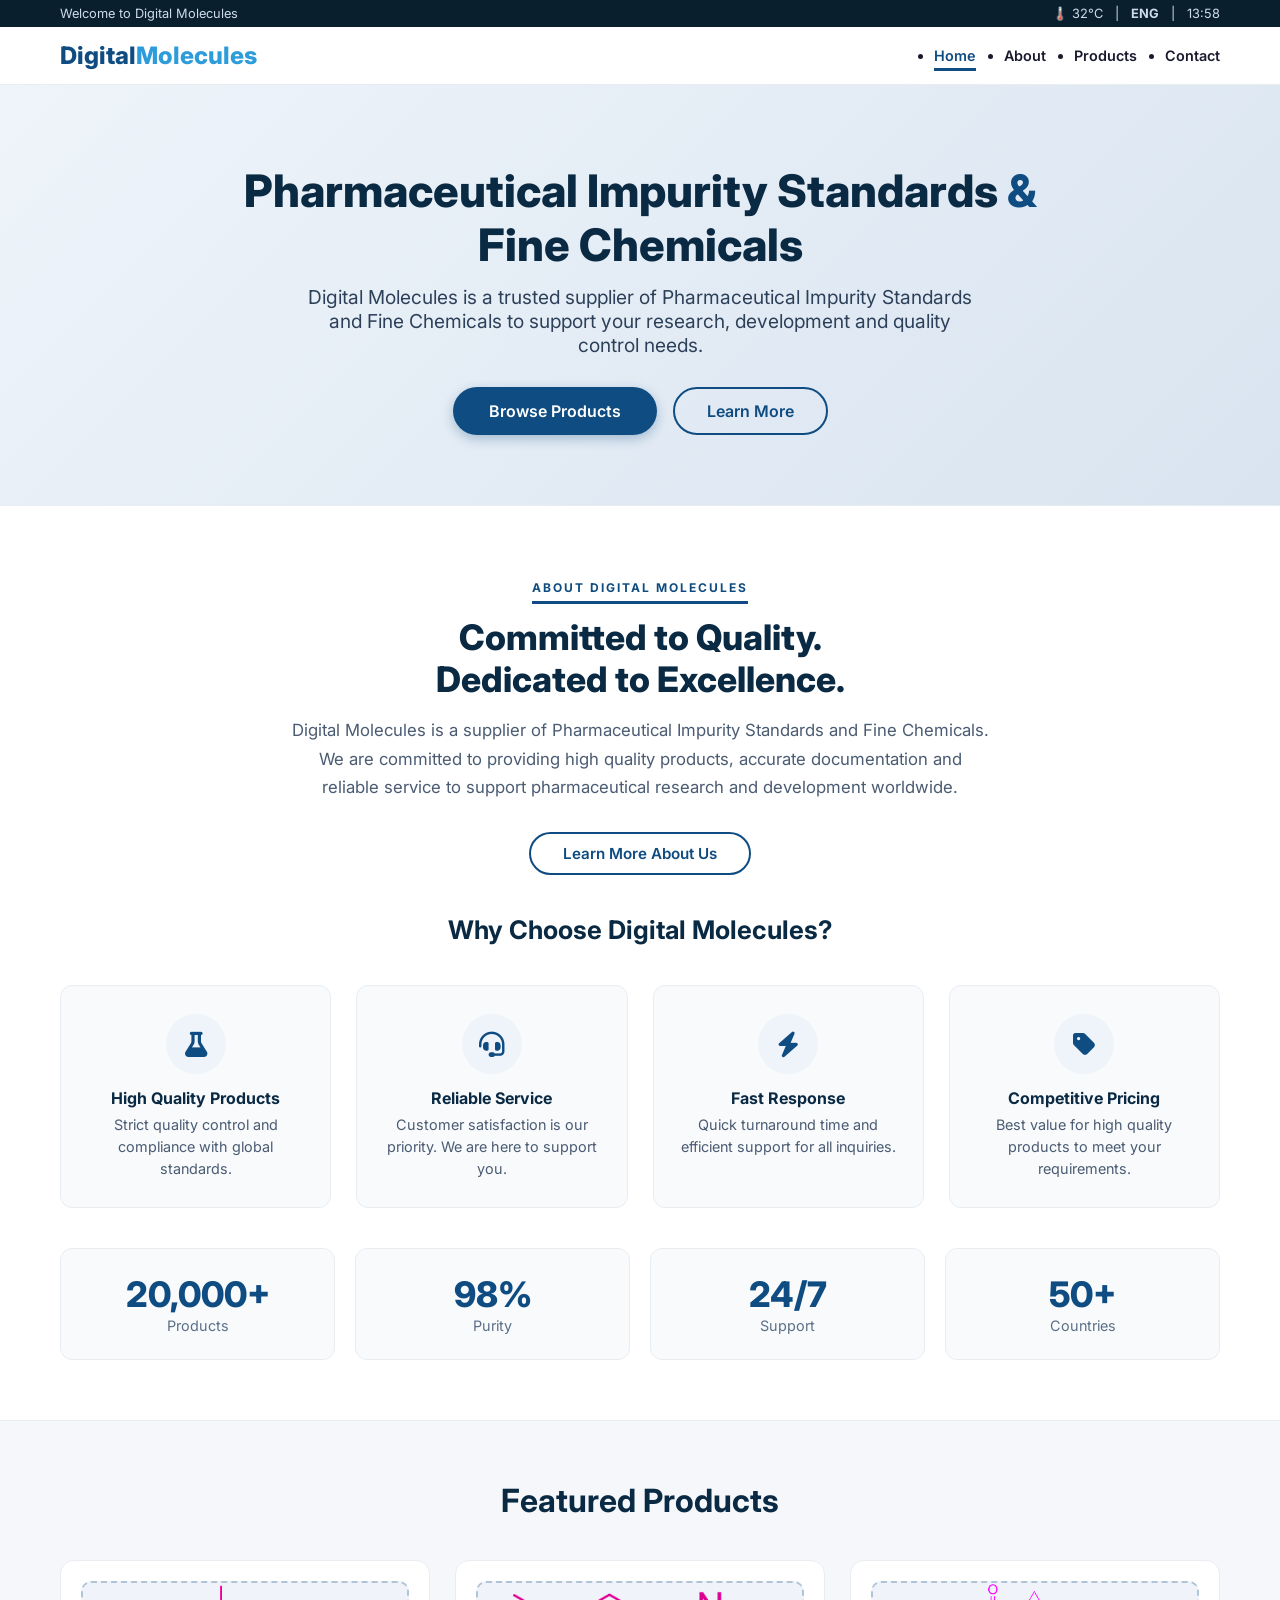
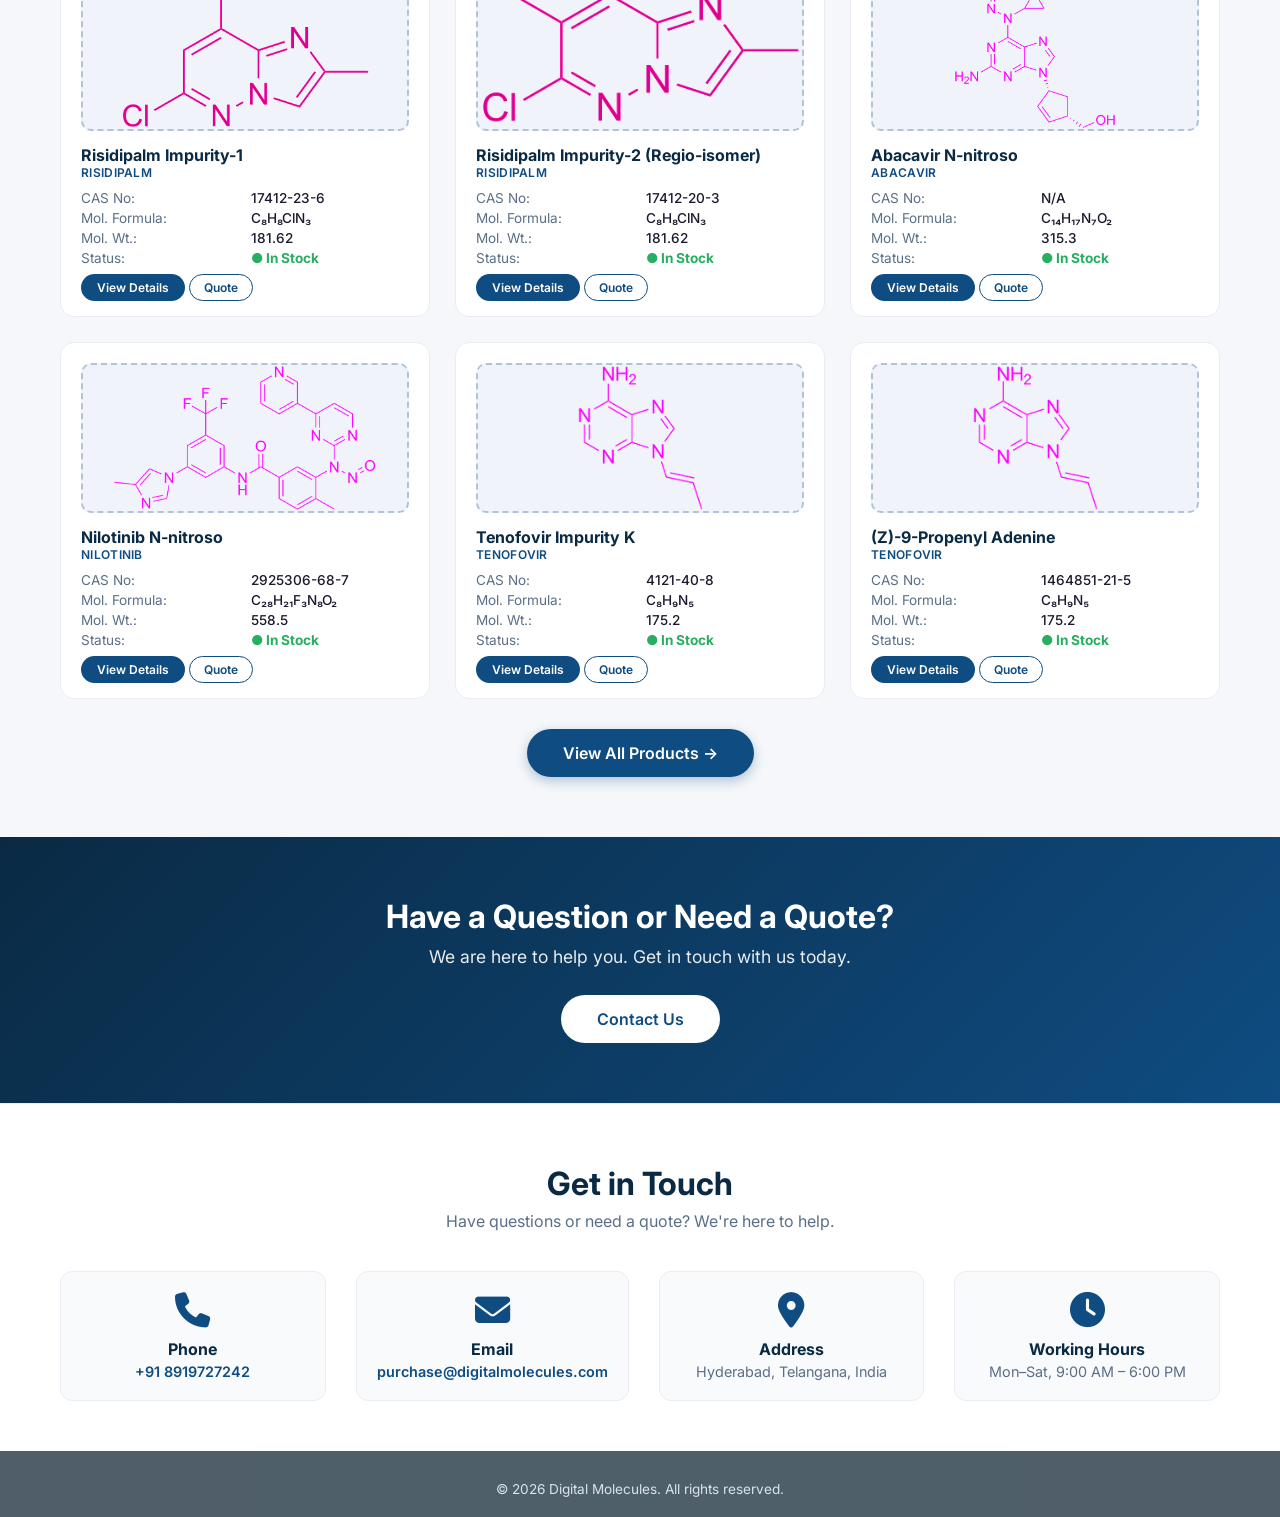
<file: index.html>
<!DOCTYPE html>
<html lang="en">
<head>
    <meta charset="UTF-8" />
    <meta name="viewport" content="width=device-width, initial-scale=1.0"/>
    <title>Digital Molecules - Pharmaceutical Impurity Standards</title>
    <link href="https://fonts.googleapis.com/css2?family=Inter:wght@300;400;600;700;800&amp;display=swap" rel="stylesheet"/>
    <link rel="stylesheet" href="https://cdnjs.cloudflare.com/ajax/libs/font-awesome/6.5.0/css/all.min.css"/>
    <style>
        * { margin: 0; padding: 0; box-sizing: border-box; }
        body { font-family: 'Inter', sans-serif; background: #f5f7fa; color: #1a1a2e; }
        a { text-decoration: none; color: inherit; }
        .container { max-width: 1200px; margin: 0 auto; padding: 0 20px; }

        .top-bar { background: #0a1f2e; color: #cddbe9; padding: 6px 0; font-size: 0.8rem; }
        .top-bar .container { display: flex; justify-content: space-between; align-items: center; flex-wrap: wrap; }
        .top-bar .lang { display: flex; gap: 12px; align-items: center; }

        header { background: #fff; padding: 14px 0; border-bottom: 1px solid #e9edf2; position: sticky; top: 0; z-index: 100; }
        .navbar { display: flex; align-items: center; justify-content: space-between; flex-wrap: wrap; }
        .logo { font-size: 1.5rem; font-weight: 800; color: #0f4c81; }
        .logo span { color: #2d9cdb; }
        .nav-links { display: flex; gap: 28px; font-weight: 600; font-size: 0.9rem; }
        .nav-links a { color: #1a1a2e; transition: color 0.3s; }
        .nav-links a:hover { color: #0f4c81; }
        .nav-links a.active { color: #0f4c81; border-bottom: 3px solid #0f4c81; padding-bottom: 4px; }
        .hamburger { display: none; font-size: 1.6rem; cursor: pointer; color: #0f4c81; }

        .hero { background: linear-gradient(135deg, #eef4fa 0%, #d9e4f0 100%); padding: 80px 0 70px; text-align: center; }
        .hero h1 { font-size: 2.8rem; font-weight: 800; color: #0a2a44; max-width: 800px; margin: 0 auto 12px; line-height: 1.2; }
        .hero h1 span { color: #0f4c81; }
        .hero p { font-size: 1.2rem; color: #2d4059; max-width: 680px; margin: 0 auto 30px; }
        .hero .btn-group { display: flex; justify-content: center; gap: 16px; flex-wrap: wrap; }

        .btn-primary { display: inline-block; background: #0f4c81; color: #fff; padding: 14px 36px; border-radius: 40px; font-weight: 600; font-size: 1rem; border: none; cursor: pointer; transition: background 0.3s, transform 0.2s; box-shadow: 0 4px 12px rgba(15,76,129,0.3); }
        .btn-primary:hover { background: #0a3a62; transform: translateY(-2px); }
        .btn-secondary { display: inline-block; background: transparent; color: #0f4c81; padding: 12px 32px; border-radius: 40px; font-weight: 600; font-size: 1rem; border: 2px solid #0f4c81; cursor: pointer; transition: all 0.3s; }
        .btn-secondary:hover { background: #0f4c81; color: #fff; }

        .about-preview { padding: 70px 0 60px; background: #fff; border-top: 1px solid #e9edf2; border-bottom: 1px solid #e9edf2; }
        .about-preview .about-header { text-align: center; max-width: 800px; margin: 0 auto; }
        .about-preview .about-badge { display: inline-block; font-size: 0.75rem; font-weight: 700; color: #0f4c81; text-transform: uppercase; letter-spacing: 2px; border-bottom: 3px solid #0f4c81; padding-bottom: 6px; margin-bottom: 12px; }
        .about-preview h2 { font-size: 2.2rem; font-weight: 800; color: #0a2a44; line-height: 1.2; margin-bottom: 16px; }
        .about-preview .about-subtitle { font-size: 1.05rem; color: #4a5b72; max-width: 700px; margin: 0 auto; line-height: 1.7; }

        .about-values { display: grid; grid-template-columns: repeat(4, 1fr); gap: 25px; margin-top: 40px; }
        .value-card { background: #f8fafc; padding: 28px 20px; border-radius: 12px; text-align: center; border: 1px solid #e9edf2; transition: all 0.3s; }
        .value-card:hover { transform: translateY(-6px); box-shadow: 0 8px 25px rgba(15,76,129,0.08); }
        .value-card .value-icon { width: 60px; height: 60px; background: #eef4fa; border-radius: 50%; display: flex; align-items: center; justify-content: center; margin: 0 auto 14px; font-size: 1.6rem; color: #0f4c81; }
        .value-card h4 { font-weight: 700; color: #0a2a44; font-size: 1rem; margin-bottom: 6px; }
        .value-card p { font-size: 0.9rem; color: #4a5b72; line-height: 1.5; }

        .about-stats { display: grid; grid-template-columns: repeat(4, 1fr); gap: 20px; margin-top: 40px; }
        .stat-box { background: #f8fafc; padding: 24px 16px; border-radius: 12px; text-align: center; border: 1px solid #e9edf2; }
        .stat-box .stat-number { display: block; font-size: 2.2rem; font-weight: 800; color: #0f4c81; }
        .stat-box .stat-label { font-size: 0.9rem; color: #5a6f87; }

        .btn-about { display: inline-block; background: transparent; color: #0f4c81; padding: 10px 32px; border-radius: 40px; font-weight: 600; font-size: 0.95rem; border: 2px solid #0f4c81; transition: all 0.3s; cursor: pointer; margin-top: 30px; }
        .btn-about:hover { background: #0f4c81; color: #fff; }

        .featured-products { padding: 60px 0; background: #f5f7fa; }
        .featured-products h2 { font-size: 2rem; font-weight: 700; color: #0a2a44; text-align: center; margin-bottom: 40px; }
        .product-grid { display: grid; grid-template-columns: repeat(3, 1fr); gap: 25px; }

        .product-card { background: #fff; border-radius: 14px; border: 1px solid #e9edf2; padding: 20px; transition: all 0.3s; }
        .product-card:hover { box-shadow: 0 8px 30px rgba(0,0,0,0.08); transform: translateY(-4px); }

        .product-card .structure-image { width: 100%; height: 150px; background: #f0f4fa; border-radius: 10px; display: flex; align-items: center; justify-content: center; margin-bottom: 14px; border: 2px dashed #b0c4d8; overflow: hidden; }
        .product-card .structure-image img { width: 100%; height: 100%; object-fit: contain; }
        .product-card .structure-image .placeholder-text { font-size: 0.85rem; color: #8aa0b8; text-align: center; }
        .product-card .structure-image .placeholder-text i { font-size: 2.8rem; display: block; margin-bottom: 6px; color: #b0c4d8; }

        .product-card .product-name { font-weight: 700; font-size: 1rem; color: #0a2a44; }
        .product-card .category-tag { font-size: 0.75rem; color: #0f4c81; font-weight: 600; text-transform: uppercase; letter-spacing: 0.3px; }
        .product-card .product-details { margin-top: 10px; display: grid; grid-template-columns: 1fr 1fr; gap: 4px 12px; font-size: 0.85rem; }
        .product-card .product-details .label { color: #5a6f87; }
        .product-card .product-details .value { color: #1a1a2e; font-weight: 500; }
        .product-card .product-details .value .in-stock { color: #27ae60; font-weight: 700; }

        .product-card .btn-sm-primary { background: #0f4c81; color: #fff; padding: 6px 16px; border-radius: 30px; font-weight: 600; font-size: 0.75rem; border: none; cursor: pointer; }
        .product-card .btn-sm-primary:hover { background: #0a3a62; }
        .product-card .btn-sm-outline { background: transparent; color: #0f4c81; padding: 5px 14px; border-radius: 30px; font-weight: 600; font-size: 0.75rem; border: 1.5px solid #0f4c81; cursor: pointer; }

        .view-all { text-align: center; margin-top: 30px; }

        .cta-section { background: linear-gradient(135deg, #0a2a44 0%, #0f4c81 100%); color: #fff; padding: 60px 0; text-align: center; }
        .cta-section h2 { font-size: 2rem; font-weight: 700; margin-bottom: 10px; }
        .cta-section p { font-size: 1.1rem; opacity: 0.9; margin-bottom: 28px; }
        .cta-section .btn-primary { background: #fff; color: #0f4c81; box-shadow: none; }
        .cta-section .btn-primary:hover { background: #e9edf2; }

        .contact-section { background: #fff; padding: 60px 0 50px; border-top: 1px solid #e9edf2; }
        .contact-section h2 { font-size: 2rem; font-weight: 700; color: #0a2a44; text-align: center; }
        .contact-section .contact-subtitle { text-align: center; color: #5a6f87; margin: 8px 0 40px; }
        .contact-grid { display: grid; grid-template-columns: repeat(4, 1fr); gap: 30px; }
        .contact-item { text-align: center; padding: 20px; border-radius: 12px; background: #f8fafc; border: 1px solid #e9edf2; }
        .contact-item i { font-size: 2.2rem; color: #0f4c81; margin-bottom: 12px; }
        .contact-item h4 { font-weight: 700; color: #0a2a44; font-size: 1rem; }
        .contact-item p { color: #5a6f87; font-size: 0.9rem; margin-top: 4px; }
        .contact-item a { color: #0f4c81; font-weight: 600; }

        footer { background: #0a1f2e; color: #cddbe9; padding: 30px 0 20px; text-align: center; font-size: 0.85rem; opacity: 0.7; }

        @media (max-width: 992px) {
            .product-grid { grid-template-columns: repeat(2, 1fr); }
            .contact-grid { grid-template-columns: repeat(2, 1fr); }
            .about-values { grid-template-columns: repeat(2, 1fr); }
            .about-stats { grid-template-columns: repeat(2, 1fr); }
        }
        @media (max-width: 768px) {
            .nav-links { display: none; width: 100%; flex-direction: column; padding: 14px 0 8px; border-top: 1px solid #e9edf2; margin-top: 10px; }
            .nav-links.open { display: flex; }
            .hamburger { display: block; }
            .product-grid { grid-template-columns: 1fr; }
            .hero h1 { font-size: 2rem; }
            .hero p { font-size: 1rem; }
            .contact-grid { grid-template-columns: 1fr; }
            .about-values { grid-template-columns: 1fr; }
            .about-stats { grid-template-columns: 1fr 1fr; }
            .about-preview h2 { font-size: 1.6rem; }
        }
        @media (max-width: 480px) {
            .about-stats { grid-template-columns: 1fr; }
            .hero h1 { font-size: 1.6rem; }
            .hero .btn-group { flex-direction: column; align-items: center; }
        }
    </style>
</head>
<body>

    <!-- TOP BAR -->
    <div class="top-bar">
        <div class="container">
            <span>Welcome to Digital Molecules</span>
            <div class="lang">
                <span>🌡️ 32°C</span>
                <span>|</span>
                <span><strong>ENG</strong></span>
                <span>|</span>
                <span>13:58</span>
            </div>
        </div>
    </div>

    <!-- HEADER -->
    <header>
        <div class="container navbar">
            <div class="logo">Digital<span>Molecules</span></div>
            <div class="hamburger" id="hamburger">
                <i class="fas fa-bars"></i>
            </div>
            <ul class="nav-links" id="navLinks">
                <li><a href="#" class="active">Home</a></li>
                <li><a href="#about">About</a></li>
                <li><a href="products.html">Products</a></li>
                <li><a href="#contact">Contact</a></li>
            </ul>
        </div>
    </header>

    <!-- HERO -->
    <section class="hero">
        <div class="container">
            <h1>Pharmaceutical Impurity Standards <span>&amp;</span> Fine Chemicals</h1>
            <p>Digital Molecules is a trusted supplier of Pharmaceutical Impurity Standards and Fine Chemicals to support your research, development and quality control needs.</p>
            <div class="btn-group">
                <a href="products.html" class="btn-primary">Browse Products</a>
                <a href="#about" class="btn-secondary">Learn More</a>
            </div>
        </div>
    </section>

    <!-- ABOUT PREVIEW -->
    <section class="about-preview" id="about">
        <div class="container">
            <div class="about-header">
                <span class="about-badge">ABOUT DIGITAL MOLECULES</span>
                <h2>Committed to Quality.<br>Dedicated to Excellence.</h2>
                <p class="about-subtitle">
                    Digital Molecules is a supplier of Pharmaceutical Impurity Standards and Fine Chemicals.
                    We are committed to providing high quality products, accurate documentation and reliable
                    service to support pharmaceutical research and development worldwide.
                </p>
                <a href="#" class="btn-about">Learn More About Us</a>
            </div>

            <div style="text-align:center; margin: 40px 0 10px;">
                <h2 style="font-size:1.6rem; font-weight:700; color:#0a2a44;">Why Choose Digital Molecules?</h2>
            </div>

            <div class="about-values">
                <div class="value-card">
                    <div class="value-icon"><i class="fas fa-flask"></i></div>
                    <h4>High Quality Products</h4>
                    <p>Strict quality control and compliance with global standards.</p>
                </div>
                <div class="value-card">
                    <div class="value-icon"><i class="fas fa-headset"></i></div>
                    <h4>Reliable Service</h4>
                    <p>Customer satisfaction is our priority. We are here to support you.</p>
                </div>
                <div class="value-card">
                    <div class="value-icon"><i class="fas fa-bolt"></i></div>
                    <h4>Fast Response</h4>
                    <p>Quick turnaround time and efficient support for all inquiries.</p>
                </div>
                <div class="value-card">
                    <div class="value-icon"><i class="fas fa-tag"></i></div>
                    <h4>Competitive Pricing</h4>
                    <p>Best value for high quality products to meet your requirements.</p>
                </div>
            </div>

            <div class="about-stats">
                <div class="stat-box">
                    <span class="stat-number">20,000+</span>
                    <span class="stat-label">Products</span>
                </div>
                <div class="stat-box">
                    <span class="stat-number">98%</span>
                    <span class="stat-label">Purity</span>
                </div>
                <div class="stat-box">
                    <span class="stat-number">24/7</span>
                    <span class="stat-label">Support</span>
                </div>
                <div class="stat-box">
                    <span class="stat-number">50+</span>
                    <span class="stat-label">Countries</span>
                </div>
            </div>
        </div>
    </section>

    <!-- ===== FEATURED PRODUCTS (ALL 6) ===== -->
    <section class="featured-products" id="products">
        <div class="container">
            <h2>Featured Products</h2>
            <div class="product-grid">

                <!-- Product 1: DM-0001 -->
                <div class="product-card">
                    <div class="structure-image">
                        <img src="images/DM-0001.png" alt="Risidipalm Impurity-1" onerror="this.style.display='none'; this.parentElement.innerHTML='<div class=\'placeholder-text\'><i class=\'fas fa-image\'></i><span>DM-0001</span></div>';" />
                    </div>
                    <div class="product-name">Risidipalm Impurity-1</div>
                    <div class="category-tag">Risidipalm</div>
                    <div class="product-details">
                        <span class="label">CAS No:</span><span class="value">17412-23-6</span>
                        <span class="label">Mol. Formula:</span><span class="value">C₈H₈ClN₃</span>
                        <span class="label">Mol. Wt.:</span><span class="value">181.62</span>
                        <span class="label">Status:</span><span class="value"><span class="in-stock">● In Stock</span></span>
                    </div>
                    <div style="margin-top:10px;">
                        <a href="#" class="btn-sm-primary">View Details</a>
                        <a href="#" class="btn-sm-outline">Quote</a>
                    </div>
                </div>

                <!-- Product 2: DM-0002 -->
                <div class="product-card">
                    <div class="structure-image">
                        <img src="images/DM-0002.png" alt="Risidipalm Impurity-2" onerror="this.style.display='none'; this.parentElement.innerHTML='<div class=\'placeholder-text\'><i class=\'fas fa-image\'></i><span>DM-0002</span></div>';" />
                    </div>
                    <div class="product-name">Risidipalm Impurity-2 (Regio-isomer)</div>
                    <div class="category-tag">Risidipalm</div>
                    <div class="product-details">
                        <span class="label">CAS No:</span><span class="value">17412-20-3</span>
                        <span class="label">Mol. Formula:</span><span class="value">C₈H₈ClN₃</span>
                        <span class="label">Mol. Wt.:</span><span class="value">181.62</span>
                        <span class="label">Status:</span><span class="value"><span class="in-stock">● In Stock</span></span>
                    </div>
                    <div style="margin-top:10px;">
                        <a href="#" class="btn-sm-primary">View Details</a>
                        <a href="#" class="btn-sm-outline">Quote</a>
                    </div>
                </div>

                <!-- Product 3: DM-0003 -->
                <div class="product-card">
                    <div class="structure-image">
                        <img src="images/DM-0003.png" alt="Abacavir N-nitroso" onerror="this.style.display='none'; this.parentElement.innerHTML='<div class=\'placeholder-text\'><i class=\'fas fa-image\'></i><span>DM-0003</span></div>';" />
                    </div>
                    <div class="product-name">Abacavir N-nitroso</div>
                    <div class="category-tag">Abacavir</div>
                    <div class="product-details">
                        <span class="label">CAS No:</span><span class="value">N/A</span>
                        <span class="label">Mol. Formula:</span><span class="value">C₁₄H₁₇N₇O₂</span>
                        <span class="label">Mol. Wt.:</span><span class="value">315.3</span>
                        <span class="label">Status:</span><span class="value"><span class="in-stock">● In Stock</span></span>
                    </div>
                    <div style="margin-top:10px;">
                        <a href="#" class="btn-sm-primary">View Details</a>
                        <a href="#" class="btn-sm-outline">Quote</a>
                    </div>
                </div>

                <!-- Product 4: DM-0004 -->
                <div class="product-card">
                    <div class="structure-image">
                        <img src="images/DM-0004.png" alt="Nilotinib N-nitroso" onerror="this.style.display='none'; this.parentElement.innerHTML='<div class=\'placeholder-text\'><i class=\'fas fa-image\'></i><span>DM-0004</span></div>';" />
                    </div>
                    <div class="product-name">Nilotinib N-nitroso</div>
                    <div class="category-tag">Nilotinib</div>
                    <div class="product-details">
                        <span class="label">CAS No:</span><span class="value">2925306-68-7</span>
                        <span class="label">Mol. Formula:</span><span class="value">C₂₈H₂₁F₃N₈O₂</span>
                        <span class="label">Mol. Wt.:</span><span class="value">558.5</span>
                        <span class="label">Status:</span><span class="value"><span class="in-stock">● In Stock</span></span>
                    </div>
                    <div style="margin-top:10px;">
                        <a href="#" class="btn-sm-primary">View Details</a>
                        <a href="#" class="btn-sm-outline">Quote</a>
                    </div>
                </div>

                <!-- Product 5: DM-0005 -->
                <div class="product-card">
                    <div class="structure-image">
                        <img src="images/DM-0005.png" alt="Tenofovir Impurity K" onerror="this.style.display='none'; this.parentElement.innerHTML='<div class=\'placeholder-text\'><i class=\'fas fa-image\'></i><span>DM-0005</span></div>';" />
                    </div>
                    <div class="product-name">Tenofovir Impurity K</div>
                    <div class="category-tag">Tenofovir</div>
                    <div class="product-details">
                        <span class="label">CAS No:</span><span class="value">4121-40-8</span>
                        <span class="label">Mol. Formula:</span><span class="value">C₈H₉N₅</span>
                        <span class="label">Mol. Wt.:</span><span class="value">175.2</span>
                        <span class="label">Status:</span><span class="value"><span class="in-stock">● In Stock</span></span>
                    </div>
                    <div style="margin-top:10px;">
                        <a href="#" class="btn-sm-primary">View Details</a>
                        <a href="#" class="btn-sm-outline">Quote</a>
                    </div>
                </div>

                <!-- Product 6: DM-0006 -->
                <div class="product-card">
                    <div class="structure-image">
                        <img src="images/DM-0006.png" alt="(Z)-9-Propenyl Adenine" onerror="this.style.display='none'; this.parentElement.innerHTML='<div class=\'placeholder-text\'><i class=\'fas fa-image\'></i><span>DM-0006</span></div>';" />
                    </div>
                    <div class="product-name">(Z)-9-Propenyl Adenine</div>
                    <div class="category-tag">Tenofovir</div>
                    <div class="product-details">
                        <span class="label">CAS No:</span><span class="value">1464851-21-5</span>
                        <span class="label">Mol. Formula:</span><span class="value">C₈H₉N₅</span>
                        <span class="label">Mol. Wt.:</span><span class="value">175.2</span>
                        <span class="label">Status:</span><span class="value"><span class="in-stock">● In Stock</span></span>
                    </div>
                    <div style="margin-top:10px;">
                        <a href="#" class="btn-sm-primary">View Details</a>
                        <a href="#" class="btn-sm-outline">Quote</a>
                    </div>
                </div>

            </div>
            <div class="view-all">
                <a href="products.html" class="btn-primary">View All Products →</a>
            </div>
        </div>
    </section>

    <!-- CTA SECTION -->
    <section class="cta-section">
        <div class="container">
            <h2>Have a Question or Need a Quote?</h2>
            <p>We are here to help you. Get in touch with us today.</p>
            <a href="#contact" class="btn-primary">Contact Us</a>
        </div>
    </section>

    <!-- CONTACT -->
    <section class="contact-section" id="contact">
        <div class="container">
            <h2>Get in Touch</h2>
            <p class="contact-subtitle">Have questions or need a quote? We're here to help.</p>

            <div class="contact-grid">
                <div class="contact-item">
                    <i class="fas fa-phone"></i>
                    <h4>Phone</h4>
                    <p><a href="tel:+918919727242">+91 8919727242</a></p>
                </div>
                <div class="contact-item">
                    <i class="fas fa-envelope"></i>
                    <h4>Email</h4>
                    <p><a href="mailto:purchase@digitalmolecules.com">purchase@digitalmolecules.com</a></p>
                </div>
                <div class="contact-item">
                    <i class="fas fa-map-marker-alt"></i>
                    <h4>Address</h4>
                    <p>Hyderabad, Telangana, India</p>
                </div>
                <div class="contact-item">
                    <i class="fas fa-clock"></i>
                    <h4>Working Hours</h4>
                    <p>Mon–Sat, 9:00 AM – 6:00 PM</p>
                </div>
            </div>
        </div>
    </section>

    <!-- FOOTER -->
    <footer>
        <div class="container">
            &copy; 2026 Digital Molecules. All rights reserved.
        </div>
    </footer>

    <script>
        const hamburger = document.getElementById('hamburger');
        const navLinks = document.getElementById('navLinks');
        hamburger.addEventListener('click', () => {
            navLinks.classList.toggle('open');
        });
        document.querySelectorAll('.nav-links a').forEach(link => {
            link.addEventListener('click', () => {
                navLinks.classList.remove('open');
            });
        });
    </script>

</body>
</html>
</file>
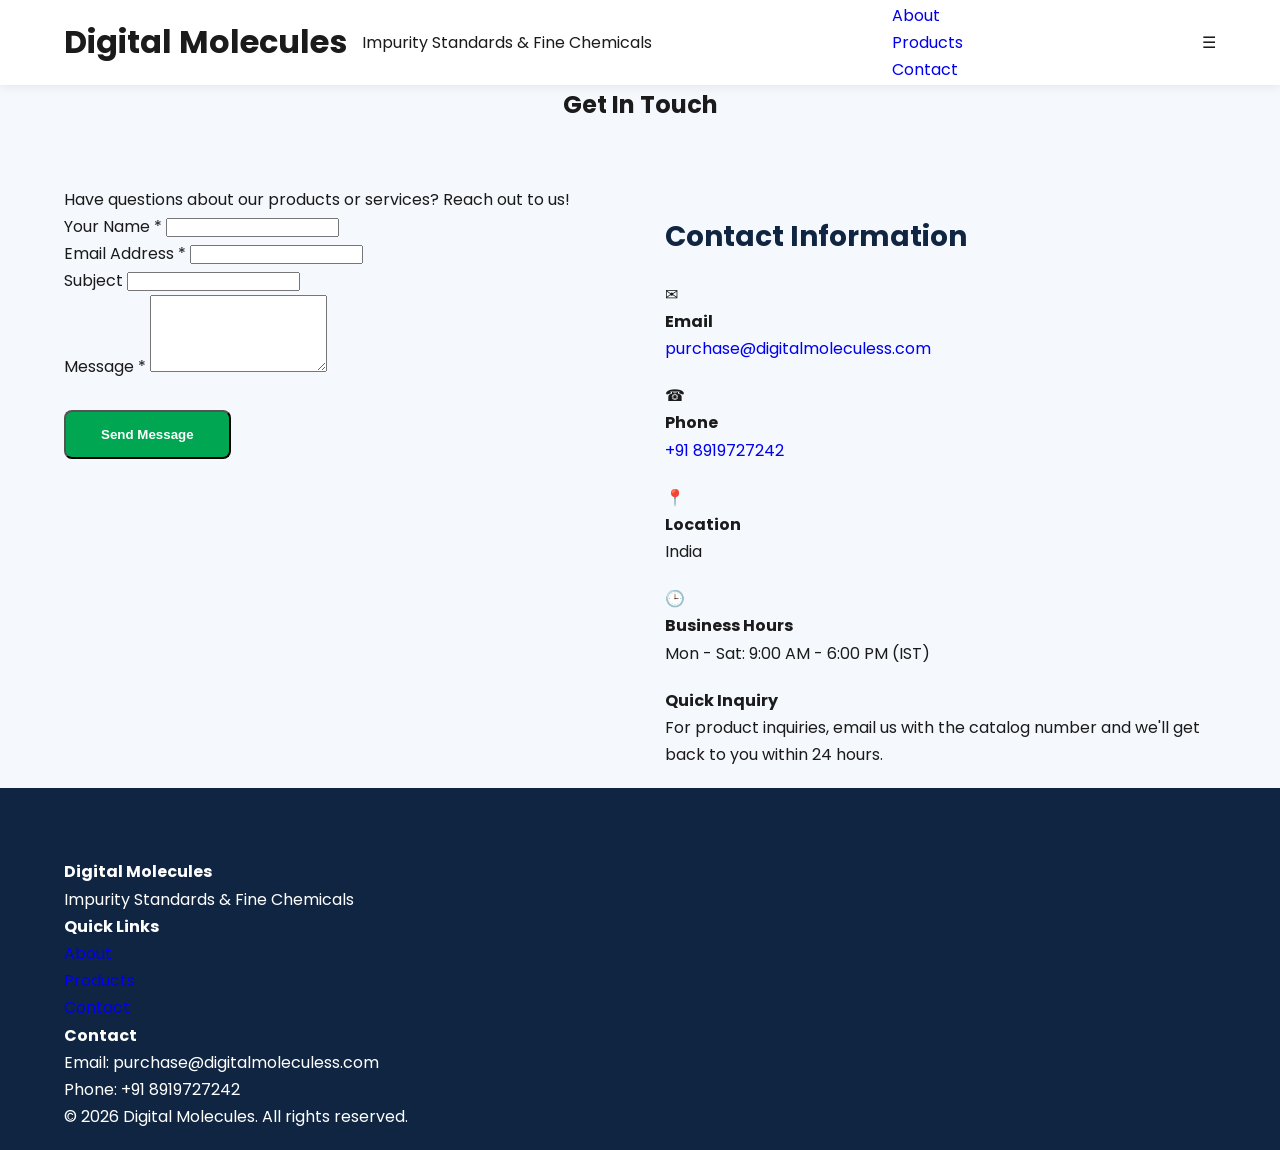
<file: contact.html>
<!DOCTYPE html>
<html lang="en">
<head>
    <meta charset="UTF-8" />
    <meta name="viewport" content="width=device-width, initial-scale=1.0"/>
    <title>Contact - Digital Molecules</title>
    <link rel="stylesheet" href="style.css" />
</head>
<body>

    <!-- ===== HEADER / NAVIGATION ===== -->
    <header>
        <div class="container nav-container">
            <div class="logo">
                <h1>Digital Molecules</h1>
                <span>Impurity Standards &amp; Fine Chemicals</span>
            </div>
            <nav>
                <ul>
                    <li><a href="index.html">About</a></li>
                    <li><a href="products.html">Products</a></li>
                    <li><a href="contact.html" class="active">Contact</a></li>
                </ul>
            </nav>
            <div class="hamburger" id="hamburger">&#9776;</div>
        </div>
    </header>

    <!-- ===== CONTACT SECTION ===== -->
    <section class="contact-page">
        <div class="container">
            <h2 class="section-title">Get In Touch</h2>
            <p class="section-subtitle">Have questions about our products or services? Reach out to us!</p>

            <div class="contact-grid">
                <!-- Contact Form -->
                <div class="contact-form">
                    <form action="mailto:purchase@digitalmoleculess.com" method="POST" enctype="text/plain">
                        <div class="form-group">
                            <label for="name">Your Name *</label>
                            <input type="text" id="name" name="name" required />
                        </div>
                        <div class="form-group">
                            <label for="email">Email Address *</label>
                            <input type="email" id="email" name="email" required />
                        </div>
                        <div class="form-group">
                            <label for="subject">Subject</label>
                            <input type="text" id="subject" name="subject" />
                        </div>
                        <div class="form-group">
                            <label for="message">Message *</label>
                            <textarea id="message" name="message" rows="5" required></textarea>
                        </div>
                        <button type="submit" class="btn btn-primary">Send Message</button>
                    </form>
                </div>

                <!-- Contact Details -->
                <div class="contact-info">
                    <h3>Contact Information</h3>
                    <div class="contact-item">
                        <span class="icon">&#9993;</span>
                        <div>
                            <strong>Email</strong>
                            <p><a href="mailto:purchase@digitalmoleculess.com">purchase@digitalmoleculess.com</a></p>
                        </div>
                    </div>
                    <div class="contact-item">
                        <span class="icon">&#9742;</span>
                        <div>
                            <strong>Phone</strong>
                            <p><a href="tel:+918919727242">+91 8919727242</a></p>
                        </div>
                    </div>
                    <div class="contact-item">
                        <span class="icon">&#128205;</span>
                        <div>
                            <strong>Location</strong>
                            <p>India</p>
                        </div>
                    </div>
                    <div class="contact-item">
                        <span class="icon">&#128338;</span>
                        <div>
                            <strong>Business Hours</strong>
                            <p>Mon - Sat: 9:00 AM - 6:00 PM (IST)</p>
                        </div>
                    </div>

                    <div class="quick-inquiry">
                        <h4>Quick Inquiry</h4>
                        <p>For product inquiries, email us with the catalog number and we'll get back to you within 24 hours.</p>
                    </div>
                </div>
            </div>
        </div>
    </section>

    <!-- ===== FOOTER ===== -->
    <footer>
        <div class="container">
            <div class="footer-grid">
                <div>
                    <h4>Digital Molecules</h4>
                    <p>Impurity Standards &amp; Fine Chemicals</p>
                </div>
                <div>
                    <h4>Quick Links</h4>
                    <ul>
                        <li><a href="index.html">About</a></li>
                        <li><a href="products.html">Products</a></li>
                        <li><a href="contact.html">Contact</a></li>
                    </ul>
                </div>
                <div>
                    <h4>Contact</h4>
                    <p>Email: purchase@digitalmoleculess.com</p>
                    <p>Phone: +91 8919727242</p>
                </div>
            </div>
            <div class="footer-bottom">
                <p>&copy; 2026 Digital Molecules. All rights reserved.</p>
            </div>
        </div>
    </footer>

    <script src="script.js"></script>
</body>
</html>
</file>
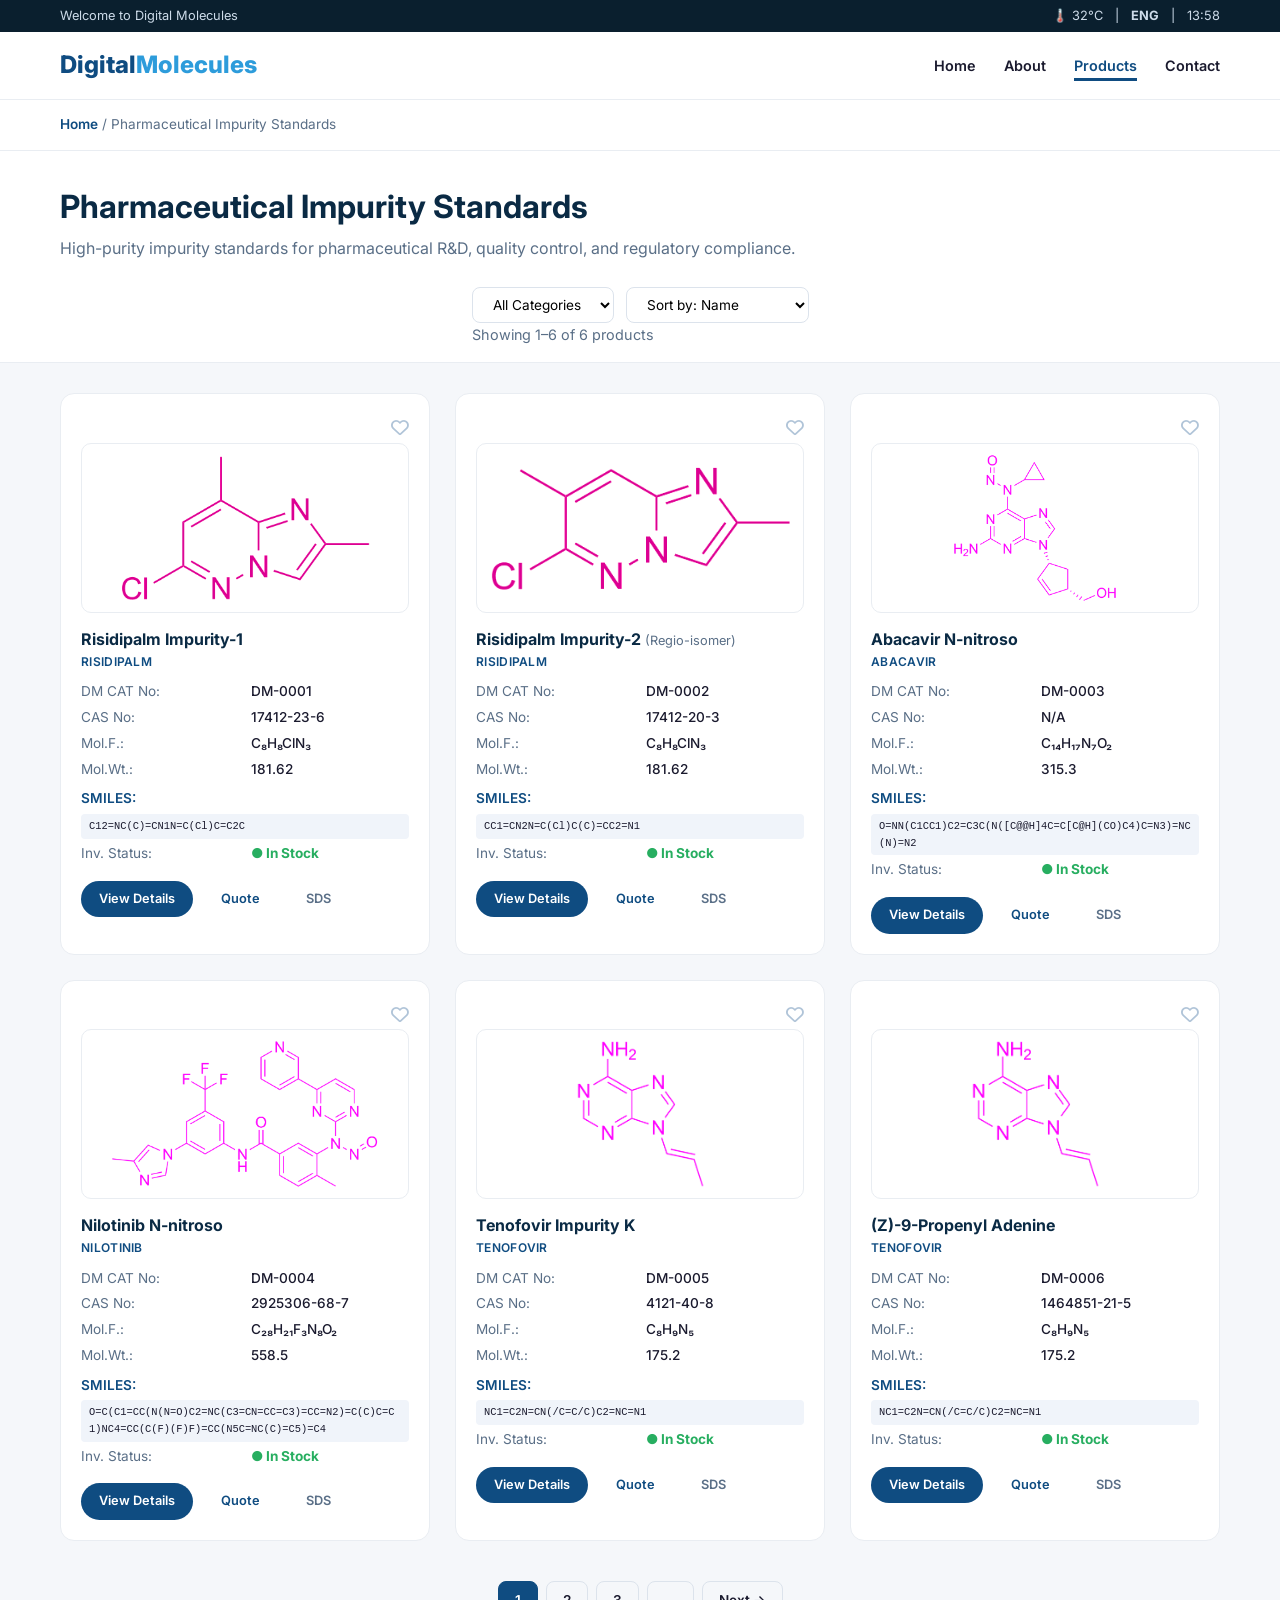
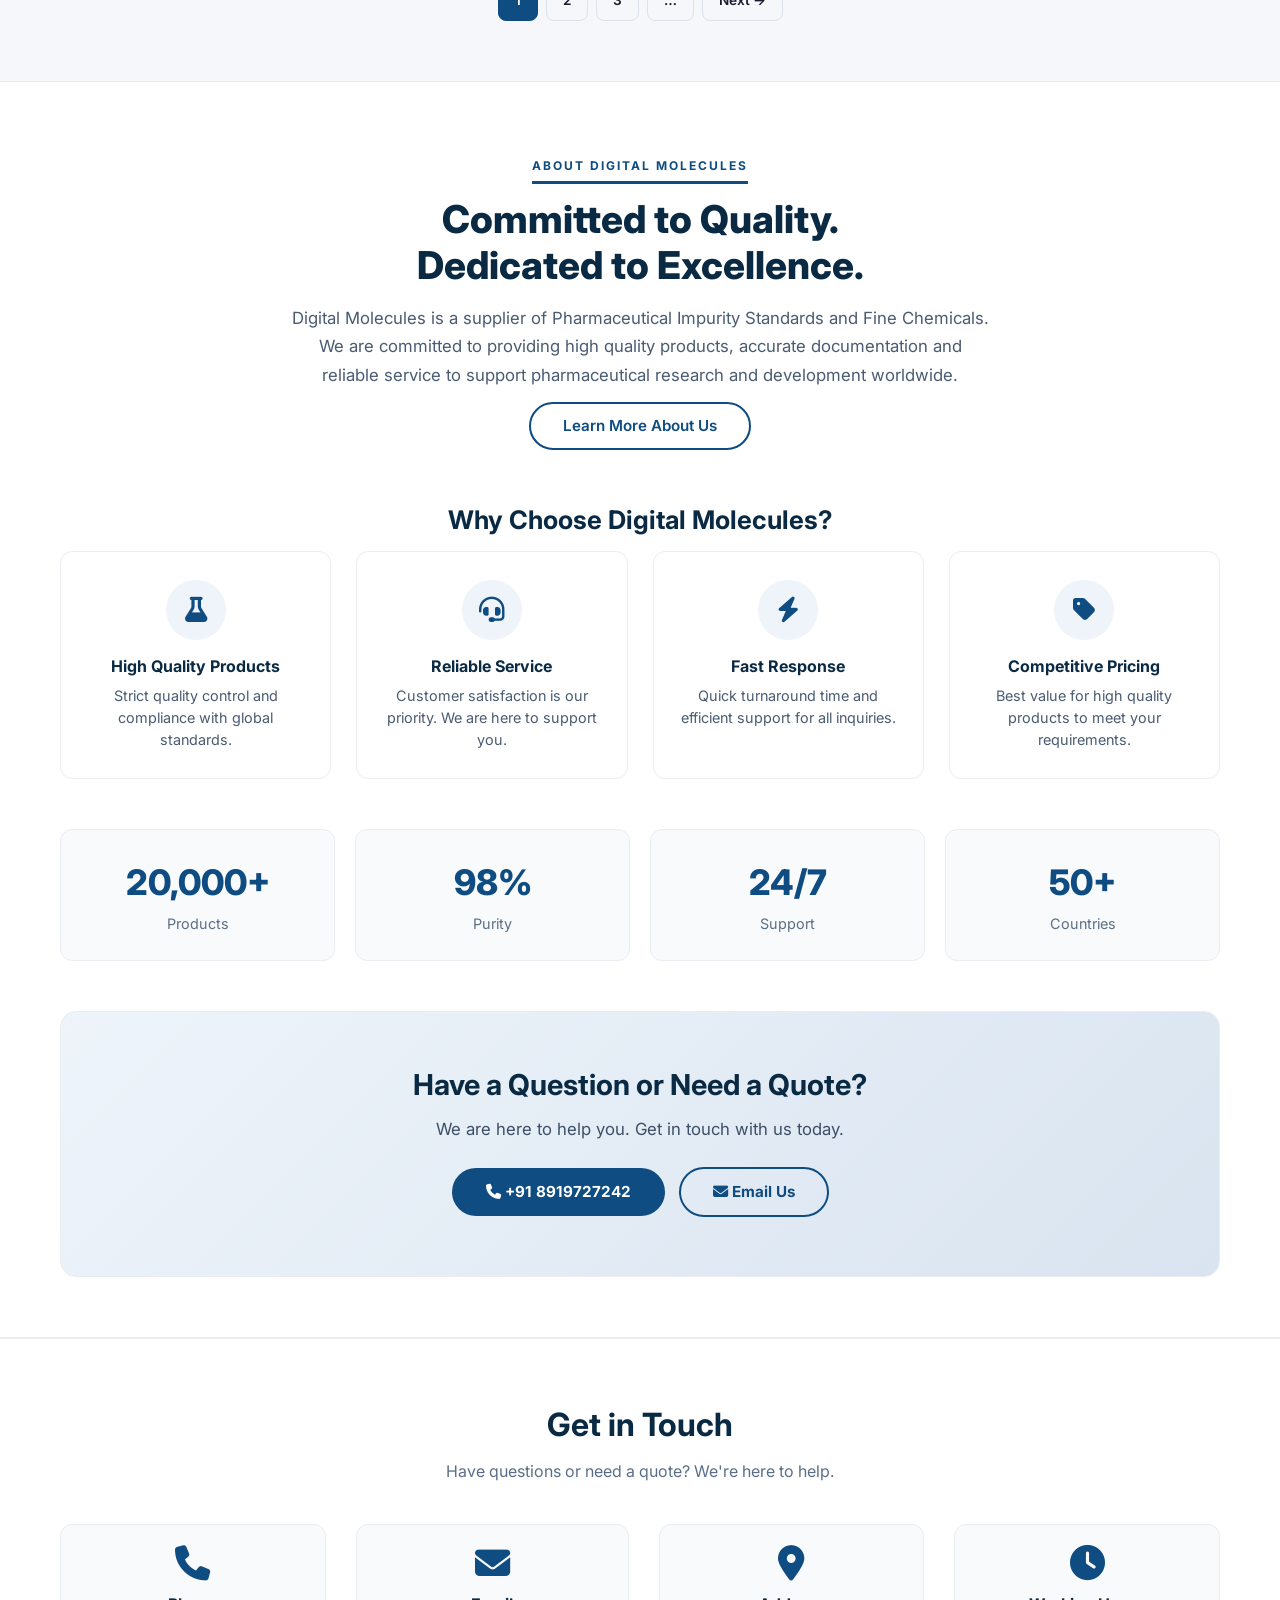
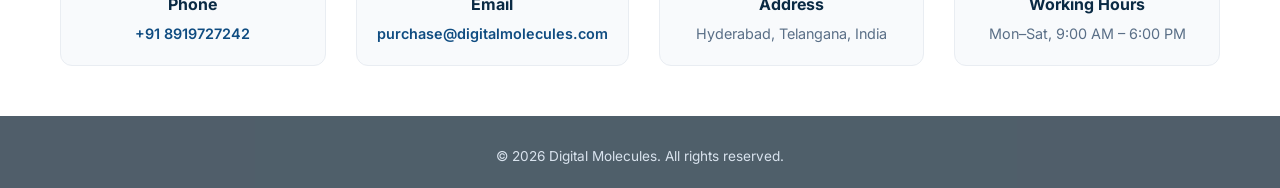
<file: products.html>
<!DOCTYPE html>
<html lang="en">
<head>
    <meta charset="UTF-8" />
    <meta name="viewport" content="width=device-width, initial-scale=1.0"/>
    <title>Products | Digital Molecules</title>
    <link href="https://fonts.googleapis.com/css2?family=Inter:wght@300;400;600;700;800&display=swap" rel="stylesheet"/>
    <link rel="stylesheet" href="https://cdnjs.cloudflare.com/ajax/libs/font-awesome/6.5.0/css/all.min.css"/>
    <style>
        /* ============================================================
                   1. RESET & BASE
                   ============================================================ */
        *,
        *::before,
        *::after {
            margin: 0;
            padding: 0;
            box-sizing: border-box;
        }

        html {
            scroll-behavior: smooth;
        }

        body {
            font-family: 'Inter', sans-serif;
            background: #f5f7fa;
            color: #1a1a2e;
            line-height: 1.6;
        }

        a {
            text-decoration: none;
            color: inherit;
        }

        ul {
            list-style: none;
        }

        img {
            max-width: 100%;
            display: block;
        }

        .container {
            max-width: 1200px;
            margin: 0 auto;
            padding: 0 20px;
        }

        /* ============================================================
                   2. TOP BAR
                   ============================================================ */
        .top-bar {
            background: #0a1f2e;
            color: #cddbe9;
            padding: 6px 0;
            font-size: 0.8rem;
        }

        .top-bar .container {
            display: flex;
            justify-content: space-between;
            align-items: center;
            flex-wrap: wrap;
        }

        .top-bar .lang {
            display: flex;
            gap: 12px;
            align-items: center;
        }

        .top-bar .lang span {
            cursor: pointer;
            transition: color 0.3s;
        }

        .top-bar .lang span:hover {
            color: #fff;
        }

        /* ============================================================
                   3. HEADER / NAVIGATION
                   ============================================================ */
        header {
            background: #fff;
            padding: 14px 0;
            border-bottom: 1px solid #e9edf2;
            position: sticky;
            top: 0;
            z-index: 100;
        }

        .navbar {
            display: flex;
            align-items: center;
            justify-content: space-between;
            flex-wrap: wrap;
        }

        .logo {
            font-size: 1.5rem;
            font-weight: 800;
            color: #0f4c81;
        }

        .logo span {
            color: #2d9cdb;
        }

        .nav-links {
            display: flex;
            gap: 28px;
            font-weight: 600;
            font-size: 0.9rem;
        }

        .nav-links a {
            color: #1a1a2e;
            transition: color 0.3s;
        }

        .nav-links a:hover {
            color: #0f4c81;
        }

        .nav-links a.active {
            color: #0f4c81;
            border-bottom: 3px solid #0f4c81;
            padding-bottom: 4px;
        }

        .hamburger {
            display: none;
            font-size: 1.6rem;
            cursor: pointer;
            color: #0f4c81;
        }

        /* ============================================================
                   4. BREADCRUMB
                   ============================================================ */
        .breadcrumb {
            background: #fff;
            padding: 14px 0;
            border-bottom: 1px solid #e9edf2;
            font-size: 0.85rem;
            color: #5a6f87;
        }

        .breadcrumb a {
            color: #0f4c81;
            font-weight: 600;
            transition: color 0.3s;
        }

        .breadcrumb a:hover {
            text-decoration: underline;
        }

        /* ============================================================
                   5. PAGE HEADER
                   ============================================================ */
        .page-header {
            padding: 30px 0 10px;
            background: #fff;
        }

        .page-header h1 {
            font-size: 2rem;
            font-weight: 700;
            color: #0a2a44;
        }

        .page-header p {
            color: #5a6f87;
            margin-top: 4px;
        }

        /* ============================================================
                   6. FILTER BAR
                   ============================================================ */
        .filter-bar {
            background: #fff;
            padding: 16px 0;
            border-bottom: 1px solid #e9edf2;
            display: flex;
            flex-wrap: wrap;
            gap: 16px;
            align-items: center;
            justify-content: space-between;
        }

        .filter-group {
            display: flex;
            flex-wrap: wrap;
            gap: 12px;
            align-items: center;
        }

        .filter-bar select {
            padding: 8px 16px;
            border-radius: 8px;
            border: 1px solid #dce3ec;
            font-family: 'Inter', sans-serif;
            font-size: 0.85rem;
            background: #fff;
            cursor: pointer;
            transition: border-color 0.3s;
        }

        .filter-bar select:focus {
            outline: none;
            border-color: #0f4c81;
        }

        .filter-bar .results-count {
            font-size: 0.9rem;
            color: #5a6f87;
        }

        /* ============================================================
                   7. PRODUCT GRID
                   ============================================================ */
        .products-section {
            padding: 30px 0 60px;
        }

        .product-grid {
            display: grid;
            grid-template-columns: repeat(3, 1fr);
            gap: 25px;
        }

        /* ============================================================
                   8. PRODUCT CARD
                   ============================================================ */
        .product-card {
            background: #fff;
            border-radius: 14px;
            border: 1px solid #e9edf2;
            padding: 20px;
            transition: box-shadow 0.3s, transform 0.2s;
        }

        .product-card:hover {
            box-shadow: 0 8px 30px rgba(0, 0, 0, 0.08);
            transform: translateY(-4px);
        }

        /* ---- Favorite Icon ---- */
        .product-card .favorite {
            float: right;
            color: #b0c4d8;
            cursor: pointer;
            font-size: 1.1rem;
            transition: color 0.3s;
        }

        .product-card .favorite:hover {
            color: #e74c3c;
        }

        /* ---- Product Image ---- */
        .product-card .structure-image {
            width: 100%;
            height: 170px;
            background: #fff;
            border-radius: 10px;
            display: flex;
            align-items: center;
            justify-content: center;
            margin-bottom: 14px;
            border: 1px solid #e9edf2;
            overflow: hidden;
            padding: 10px;
        }

        .product-card .structure-image img {
            width: 100%;
            height: 100%;
            object-fit: contain;
        }

        .product-card .structure-image .placeholder {
            font-size: 0.85rem;
            color: #8aa0b8;
            text-align: center;
        }

        .product-card .structure-image .placeholder i {
            font-size: 2.8rem;
            display: block;
            margin-bottom: 6px;
            color: #b0c4d8;
        }

        /* ---- Product Name & Category ---- */
        .product-card .product-name {
            font-weight: 700;
            font-size: 1rem;
            color: #0a2a44;
        }

        .product-card .category-tag {
            font-size: 0.75rem;
            color: #0f4c81;
            font-weight: 600;
            text-transform: uppercase;
            letter-spacing: 0.3px;
        }

        /* ---- Product Details Grid ---- */
        .product-card .details {
            margin-top: 10px;
            display: grid;
            grid-template-columns: 1fr 1fr;
            gap: 4px 12px;
            font-size: 0.85rem;
        }

        .product-card .details .label {
            color: #5a6f87;
        }

        .product-card .details .value {
            color: #1a1a2e;
            font-weight: 500;
        }

        .product-card .details .in-stock {
            color: #27ae60;
            font-weight: 700;
        }

        .product-card .details .smiles-label {
            grid-column: span 2;
            font-weight: 600;
            color: #0f4c81;
            margin-top: 4px;
        }

        .product-card .details .smiles-value {
            grid-column: span 2;
            font-family: 'Courier New', monospace;
            font-size: 0.65rem;
            background: #f0f4fa;
            padding: 4px 8px;
            border-radius: 4px;
            word-break: break-all;
        }

        /* ---- Buttons ---- */
        .btn-group {
            display: flex;
            gap: 10px;
            margin-top: 16px;
            flex-wrap: wrap;
        }

        .btn-group a {
            padding: 8px 18px;
            border-radius: 30px;
            font-weight: 600;
            font-size: 0.8rem;
            cursor: pointer;
            transition: all 0.3s;
            border: none;
            display: inline-block;
            text-align: center;
        }

        .btn-primary {
            background: #0f4c81;
            color: #fff;
        }

        .btn-primary:hover {
            background: #0a3a62;
        }

        .btn-outline {
            background: transparent;
            color: #0f4c81;
            border: 1.5px solid #0f4c81;
        }

        .btn-outline:hover {
            background: #0f4c81;
            color: #fff;
        }

        .btn-ghost {
            background: transparent;
            color: #5a6f87;
            border: 1.5px solid #dce3ec;
        }

        .btn-ghost:hover {
            border-color: #0f4c81;
            color: #0f4c81;
        }

        /* ============================================================
                   9. PAGINATION
                   ============================================================ */
        .pagination {
            display: flex;
            justify-content: center;
            gap: 8px;
            margin-top: 40px;
        }

        .pagination a {
            display: inline-block;
            padding: 8px 16px;
            border-radius: 8px;
            border: 1px solid #dce3ec;
            font-weight: 600;
            font-size: 0.85rem;
            transition: all 0.3s;
        }

        .pagination a:hover,
        .pagination a.active {
            background: #0f4c81;
            color: #fff;
            border-color: #0f4c81;
        }

        /* ============================================================
                   10. ABOUT SECTION
                   ============================================================ */
        .about-section {
            padding: 70px 0 60px;
            background: #fff;
            border-top: 1px solid #e9edf2;
            border-bottom: 1px solid #e9edf2;
        }

        /* ---- About Header ---- */
        .about-header {
            text-align: center;
            max-width: 800px;
            margin: 0 auto 50px;
        }

        .about-header .badge {
            display: inline-block;
            font-size: 0.75rem;
            font-weight: 700;
            color: #0f4c81;
            text-transform: uppercase;
            letter-spacing: 2px;
            border-bottom: 3px solid #0f4c81;
            padding-bottom: 6px;
            margin-bottom: 12px;
        }

        .about-header h2 {
            font-size: 2.4rem;
            font-weight: 800;
            color: #0a2a44;
            line-height: 1.2;
            margin-bottom: 16px;
        }

        .about-header .about-text {
            font-size: 1.05rem;
            color: #4a5b72;
            max-width: 700px;
            margin: 0 auto;
            line-height: 1.7;
        }

        .about-header .btn-about {
            display: inline-block;
            background: transparent;
            color: #0f4c81;
            padding: 10px 32px;
            border-radius: 40px;
            font-weight: 600;
            font-size: 0.95rem;
            border: 2px solid #0f4c81;
            transition: all 0.3s;
            cursor: pointer;
            margin-top: 12px;
        }

        .about-header .btn-about:hover {
            background: #0f4c81;
            color: #fff;
        }

        /* ---- Section Title ---- */
        .section-title {
            text-align: center;
            font-size: 1.6rem;
            font-weight: 700;
            color: #0a2a44;
            margin: 40px 0 10px;
        }

        /* ---- Values Cards ---- */
        .about-values {
            display: grid;
            grid-template-columns: repeat(4, 1fr);
            gap: 25px;
            margin-bottom: 50px;
        }

        .value-card {
            background: #fff;
            padding: 28px 20px;
            border-radius: 12px;
            text-align: center;
            border: 1px solid #e9edf2;
            transition: transform 0.3s, box-shadow 0.3s;
        }

        .value-card:hover {
            transform: translateY(-6px);
            box-shadow: 0 8px 25px rgba(15, 76, 129, 0.08);
        }

        .value-card .icon {
            width: 60px;
            height: 60px;
            background: #eef4fa;
            border-radius: 50%;
            display: flex;
            align-items: center;
            justify-content: center;
            margin: 0 auto 14px;
            font-size: 1.6rem;
            color: #0f4c81;
            transition: background 0.3s;
        }

        .value-card:hover .icon {
            background: #d9e4f0;
        }

        .value-card h4 {
            font-weight: 700;
            color: #0a2a44;
            font-size: 1rem;
            margin-bottom: 6px;
        }

        .value-card p {
            font-size: 0.9rem;
            color: #4a5b72;
            line-height: 1.5;
        }

        /* ---- Stats ---- */
        .about-stats {
            display: grid;
            grid-template-columns: repeat(4, 1fr);
            gap: 20px;
            margin: 50px 0;
        }

        .stat-box {
            background: #f8fafc;
            padding: 24px 16px;
            border-radius: 12px;
            text-align: center;
            border: 1px solid #e9edf2;
            transition: transform 0.3s, box-shadow 0.3s;
        }

        .stat-box:hover {
            transform: translateY(-4px);
            box-shadow: 0 8px 20px rgba(0, 0, 0, 0.04);
        }

        .stat-box .number {
            display: block;
            font-size: 2.2rem;
            font-weight: 800;
            color: #0f4c81;
        }

        .stat-box .label {
            font-size: 0.9rem;
            color: #5a6f87;
        }

        /* ---- About CTA ---- */
        .about-cta {
            background: linear-gradient(135deg, #eef4fa 0%, #d9e4f0 100%);
            padding: 50px 40px;
            border-radius: 16px;
            text-align: center;
            border: 1px solid #e9edf2;
        }

        .about-cta h3 {
            font-size: 1.8rem;
            font-weight: 700;
            color: #0a2a44;
            margin-bottom: 8px;
        }

        .about-cta .cta-text {
            font-size: 1.05rem;
            color: #3d4f66;
            margin-bottom: 24px;
        }

        .about-cta .cta-phone {
            display: inline-block;
            background: #0f4c81;
            color: #fff;
            padding: 12px 34px;
            border-radius: 40px;
            font-weight: 700;
            font-size: 0.95rem;
            margin: 0 10px 10px 0;
            border: none;
            cursor: pointer;
            transition: background 0.3s;
        }

        .about-cta .cta-phone:hover {
            background: #0a3a62;
        }

        .about-cta .cta-email {
            display: inline-block;
            background: transparent;
            color: #0f4c81;
            padding: 11px 32px;
            border-radius: 40px;
            font-weight: 700;
            font-size: 0.95rem;
            border: 2px solid #0f4c81;
            cursor: pointer;
            transition: all 0.3s;
        }

        .about-cta .cta-email:hover {
            background: #0f4c81;
            color: #fff;
        }

        /* ============================================================
                   11. CONTACT SECTION
                   ============================================================ */
        .contact-section {
            background: #fff;
            padding: 60px 0 50px;
            border-top: 1px solid #e9edf2;
        }

        .contact-section h2 {
            font-size: 2rem;
            font-weight: 700;
            color: #0a2a44;
            text-align: center;
            margin-bottom: 8px;
        }

        .contact-section .subtitle {
            text-align: center;
            color: #5a6f87;
            margin-bottom: 40px;
        }

        .contact-grid {
            display: grid;
            grid-template-columns: repeat(4, 1fr);
            gap: 30px;
        }

        .contact-item {
            text-align: center;
            padding: 20px;
            border-radius: 12px;
            background: #f8fafc;
            border: 1px solid #e9edf2;
            transition: transform 0.3s, box-shadow 0.3s;
        }

        .contact-item:hover {
            transform: translateY(-4px);
            box-shadow: 0 8px 20px rgba(0, 0, 0, 0.04);
        }

        .contact-item i {
            font-size: 2.2rem;
            color: #0f4c81;
            margin-bottom: 12px;
        }

        .contact-item h4 {
            font-weight: 700;
            color: #0a2a44;
            font-size: 1rem;
            margin-bottom: 4px;
        }

        .contact-item p {
            color: #5a6f87;
            font-size: 0.9rem;
        }

        .contact-item a {
            color: #0f4c81;
            font-weight: 600;
            transition: color 0.3s;
        }

        .contact-item a:hover {
            text-decoration: underline;
        }

        /* ============================================================
                   12. FOOTER
                   ============================================================ */
        footer {
            background: #0a1f2e;
            color: #cddbe9;
            padding: 30px 0 20px;
            text-align: center;
            font-size: 0.85rem;
            opacity: 0.7;
        }

        /* ============================================================
                   13. RESPONSIVE
                   ============================================================ */
        @media (max-width: 992px) {
            .product-grid {
                grid-template-columns: repeat(2, 1fr);
            }
            .contact-grid {
                grid-template-columns: repeat(2, 1fr);
            }
            .about-stats {
                grid-template-columns: repeat(2, 1fr);
            }
            .about-values {
                grid-template-columns: repeat(2, 1fr);
            }
        }

        @media (max-width: 768px) {
            .nav-links {
                display: none;
                width: 100%;
                flex-direction: column;
                gap: 10px;
                padding: 14px 0 8px;
                border-top: 1px solid #e9edf2;
                margin-top: 10px;
            }
            .nav-links.open {
                display: flex;
            }
            .hamburger {
                display: block;
            }
            .product-grid {
                grid-template-columns: 1fr;
            }
            .filter-bar {
                flex-direction: column;
                align-items: stretch;
            }
            .top-bar .container {
                flex-direction: column;
                gap: 4px;
            }
            .contact-grid {
                grid-template-columns: 1fr;
            }
            .about-stats {
                grid-template-columns: 1fr 1fr;
            }
            .about-values {
                grid-template-columns: 1fr;
            }
            .about-header h2 {
                font-size: 1.6rem;
            }
            .about-cta {
                padding: 30px 20px;
            }
            .about-cta .cta-phone,
            .about-cta .cta-email {
                display: block;
                width: 100%;
                margin: 6px 0;
            }
            .product-card .btn-group {
                flex-direction: column;
            }
            .product-card .btn-group a {
                text-align: center;
            }
        }

        @media (max-width: 480px) {
            .product-card .structure-image {
                height: 140px;
            }
            .about-stats {
                grid-template-columns: 1fr;
            }
            .about-header h2 {
                font-size: 1.3rem;
            }
            .about-cta {
                padding: 24px 16px;
            }
        }
    </style>
</head>
<body>

    <!-- ============================================================
    TOP BAR
    ============================================================ -->
    <div class="top-bar">
        <div class="container">
            <span>Welcome to Digital Molecules</span>
            <div class="lang">
                <span>🌡️ 32°C</span>
                <span>|</span>
                <span><strong>ENG</strong></span>
                <span>|</span>
                <span>13:58</span>
            </div>
        </div>
    </div>

    <!-- ============================================================
    HEADER
    ============================================================ -->
    <header>
        <div class="container navbar">
            <div class="logo">Digital<span>Molecules</span></div>
            <div class="hamburger" id="hamburger">
                <i class="fas fa-bars"></i>
            </div>
            <ul class="nav-links" id="navLinks">
                <li><a href="index.html">Home</a></li>
                <li><a href="#about">About</a></li>
                <li><a href="#" class="active">Products</a></li>
                <li><a href="#contact">Contact</a></li>
            </ul>
        </div>
    </header>

    <!-- ============================================================
    BREADCRUMB
    ============================================================ -->
    <div class="breadcrumb">
        <div class="container">
            <a href="index.html">Home</a> / <span>Pharmaceutical Impurity Standards</span>
        </div>
    </div>

    <!-- ============================================================
    PAGE HEADER
    ============================================================ -->
    <div class="page-header">
        <div class="container">
            <h1>Pharmaceutical Impurity Standards</h1>
            <p>High-purity impurity standards for pharmaceutical R&D, quality control, and regulatory compliance.</p>
        </div>
    </div>

    <!-- ============================================================
    FILTER BAR
    ============================================================ -->
    <div class="filter-bar">
        <div class="container">
            <div class="filter-group">
                <select>
                    <option>All Categories</option>
                    <option>Risidipalm</option>
                    <option>Abacavir</option>
                    <option>Nilotinib</option>
                    <option>Tenofovir</option>
                </select>
                <select>
                    <option>Sort by: Name</option>
                    <option>Sort by: CAS No.</option>
                    <option>Sort by: Catalog No.</option>
                </select>
            </div>
            <div class="results-count">Showing 1–6 of 6 products</div>
        </div>
    </div>

    <!-- ============================================================
    PRODUCTS
    ============================================================ -->
    <section class="products-section">
        <div class="container">
            <div class="product-grid">

                <!-- Product 1: DM-0001 | images/DM-0001.png -->
                <div class="product-card">
                    <div class="favorite"><i class="far fa-heart"></i></div>
                    <div class="structure-image">
                        <img src="images/DM-0001.png"
                             alt="Risidipalm Impurity-1"
                             onerror="this.style.display='none'; this.parentElement.innerHTML='<div class=placeholder><i class=\'fas fa-flask\'></i><span>DM-0001</span></div>';" />
                    </div>
                    <div class="product-name">Risidipalm Impurity-1</div>
                    <div class="category-tag">Risidipalm</div>
                    <div class="details">
                        <span class="label">DM CAT No:</span><span class="value">DM-0001</span>
                        <span class="label">CAS No:</span><span class="value">17412-23-6</span>
                        <span class="label">Mol.F.:</span><span class="value">C₈H₈ClN₃</span>
                        <span class="label">Mol.Wt.:</span><span class="value">181.62</span>
                        <span class="smiles-label">SMILES:</span>
                        <span class="smiles-value">C12=NC(C)=CN1N=C(Cl)C=C2C</span>
                        <span class="label">Inv. Status:</span><span class="value"><span class="in-stock">● In Stock</span></span>
                    </div>
                    <div class="btn-group">
                        <a href="#" class="btn-primary">View Details</a>
                        <a href="#" class="btn-outline">Quote</a>
                        <a href="#" class="btn-ghost">SDS</a>
                    </div>
                </div>

                <!-- Product 2: DM-0002 | images/DM-0002.png -->
                <div class="product-card">
                    <div class="favorite"><i class="far fa-heart"></i></div>
                    <div class="structure-image">
                        <img src="images/DM-0002.png"
                             alt="Risidipalm Impurity-2"
                             onerror="this.style.display='none'; this.parentElement.innerHTML='<div class=placeholder><i class=\'fas fa-flask\'></i><span>DM-0002</span></div>';" />
                    </div>
                    <div class="product-name">Risidipalm Impurity-2 <span style="font-weight:400; font-size:0.8rem; color:#5a6f87;">(Regio-isomer)</span></div>
                    <div class="category-tag">Risidipalm</div>
                    <div class="details">
                        <span class="label">DM CAT No:</span><span class="value">DM-0002</span>
                        <span class="label">CAS No:</span><span class="value">17412-20-3</span>
                        <span class="label">Mol.F.:</span><span class="value">C₈H₈ClN₃</span>
                        <span class="label">Mol.Wt.:</span><span class="value">181.62</span>
                        <span class="smiles-label">SMILES:</span>
                        <span class="smiles-value">CC1=CN2N=C(Cl)C(C)=CC2=N1</span>
                        <span class="label">Inv. Status:</span><span class="value"><span class="in-stock">● In Stock</span></span>
                    </div>
                    <div class="btn-group">
                        <a href="#" class="btn-primary">View Details</a>
                        <a href="#" class="btn-outline">Quote</a>
                        <a href="#" class="btn-ghost">SDS</a>
                    </div>
                </div>

                <!-- Product 3: DM-0003 | images/DM-0003.png -->
                <div class="product-card">
                    <div class="favorite"><i class="far fa-heart"></i></div>
                    <div class="structure-image">
                        <img src="images/DM-0003.png"
                             alt="Abacavir N-nitroso"
                             onerror="this.style.display='none'; this.parentElement.innerHTML='<div class=placeholder><i class=\'fas fa-flask\'></i><span>DM-0003</span></div>';" />
                    </div>
                    <div class="product-name">Abacavir N-nitroso</div>
                    <div class="category-tag">Abacavir</div>
                    <div class="details">
                        <span class="label">DM CAT No:</span><span class="value">DM-0003</span>
                        <span class="label">CAS No:</span><span class="value">N/A</span>
                        <span class="label">Mol.F.:</span><span class="value">C₁₄H₁₇N₇O₂</span>
                        <span class="label">Mol.Wt.:</span><span class="value">315.3</span>
                        <span class="smiles-label">SMILES:</span>
                        <span class="smiles-value">O=NN(C1CC1)C2=C3C(N([C@@H]4C=C[C@H](CO)C4)C=N3)=NC(N)=N2</span>
                        <span class="label">Inv. Status:</span><span class="value"><span class="in-stock">● In Stock</span></span>
                    </div>
                    <div class="btn-group">
                        <a href="#" class="btn-primary">View Details</a>
                        <a href="#" class="btn-outline">Quote</a>
                        <a href="#" class="btn-ghost">SDS</a>
                    </div>
                </div>

                <!-- Product 4: DM-0004 | images/DM-0004.png -->
                <div class="product-card">
                    <div class="favorite"><i class="far fa-heart"></i></div>
                    <div class="structure-image">
                        <img src="images/DM-0004.png"
                             alt="Nilotinib N-nitroso"
                             onerror="this.style.display='none'; this.parentElement.innerHTML='<div class=placeholder><i class=\'fas fa-flask\'></i><span>DM-0004</span></div>';" />
                    </div>
                    <div class="product-name">Nilotinib N-nitroso</div>
                    <div class="category-tag">Nilotinib</div>
                    <div class="details">
                        <span class="label">DM CAT No:</span><span class="value">DM-0004</span>
                        <span class="label">CAS No:</span><span class="value">2925306-68-7</span>
                        <span class="label">Mol.F.:</span><span class="value">C₂₈H₂₁F₃N₈O₂</span>
                        <span class="label">Mol.Wt.:</span><span class="value">558.5</span>
                        <span class="smiles-label">SMILES:</span>
                        <span class="smiles-value">O=C(C1=CC(N(N=O)C2=NC(C3=CN=CC=C3)=CC=N2)=C(C)C=C1)NC4=CC(C(F)(F)F)=CC(N5C=NC(C)=C5)=C4</span>
                        <span class="label">Inv. Status:</span><span class="value"><span class="in-stock">● In Stock</span></span>
                    </div>
                    <div class="btn-group">
                        <a href="#" class="btn-primary">View Details</a>
                        <a href="#" class="btn-outline">Quote</a>
                        <a href="#" class="btn-ghost">SDS</a>
                    </div>
                </div>

                <!-- Product 5: DM-0005 | images/DM-0005.png -->
                <div class="product-card">
                    <div class="favorite"><i class="far fa-heart"></i></div>
                    <div class="structure-image">
                        <img src="images/DM-0005.png"
                             alt="Tenofovir Impurity K"
                             onerror="this.style.display='none'; this.parentElement.innerHTML='<div class=placeholder><i class=\'fas fa-flask\'></i><span>DM-0005</span></div>';" />
                    </div>
                    <div class="product-name">Tenofovir Impurity K</div>
                    <div class="category-tag">Tenofovir</div>
                    <div class="details">
                        <span class="label">DM CAT No:</span><span class="value">DM-0005</span>
                        <span class="label">CAS No:</span><span class="value">4121-40-8</span>
                        <span class="label">Mol.F.:</span><span class="value">C₈H₉N₅</span>
                        <span class="label">Mol.Wt.:</span><span class="value">175.2</span>
                        <span class="smiles-label">SMILES:</span>
                        <span class="smiles-value">NC1=C2N=CN(/C=C/C)C2=NC=N1</span>
                        <span class="label">Inv. Status:</span><span class="value"><span class="in-stock">● In Stock</span></span>
                    </div>
                    <div class="btn-group">
                        <a href="#" class="btn-primary">View Details</a>
                        <a href="#" class="btn-outline">Quote</a>
                        <a href="#" class="btn-ghost">SDS</a>
                    </div>
                </div>

                <!-- Product 6: DM-0006 | images/DM-0006.png -->
                <div class="product-card">
                    <div class="favorite"><i class="far fa-heart"></i></div>
                    <div class="structure-image">
                        <img src="images/DM-0006.png"
                             alt="(Z)-9-Propenyl Adenine"
                             onerror="this.style.display='none'; this.parentElement.innerHTML='<div class=placeholder><i class=\'fas fa-flask\'></i><span>DM-0006</span></div>';" />
                    </div>
                    <div class="product-name">(Z)-9-Propenyl Adenine</div>
                    <div class="category-tag">Tenofovir</div>
                    <div class="details">
                        <span class="label">DM CAT No:</span><span class="value">DM-0006</span>
                        <span class="label">CAS No:</span><span class="value">1464851-21-5</span>
                        <span class="label">Mol.F.:</span><span class="value">C₈H₉N₅</span>
                        <span class="label">Mol.Wt.:</span><span class="value">175.2</span>
                        <span class="smiles-label">SMILES:</span>
                        <span class="smiles-value">NC1=C2N=CN(/C=C/C)C2=NC=N1</span>
                        <span class="label">Inv. Status:</span><span class="value"><span class="in-stock">● In Stock</span></span>
                    </div>
                    <div class="btn-group">
                        <a href="#" class="btn-primary">View Details</a>
                        <a href="#" class="btn-outline">Quote</a>
                        <a href="#" class="btn-ghost">SDS</a>
                    </div>
                </div>

            </div>

            <!-- ============================================================
            PAGINATION
            ============================================================ -->
            <div class="pagination">
                <a href="#" class="active">1</a>
                <a href="#">2</a>
                <a href="#">3</a>
                <a href="#">…</a>
                <a href="#">Next →</a>
            </div>
        </div>
    </section>

    <!-- ============================================================
    ABOUT
    ============================================================ -->
    <section class="about-section" id="about">
        <div class="container">
            <div class="about-header">
                <span class="badge">ABOUT DIGITAL MOLECULES</span>
                <h2>Committed to Quality.<br>Dedicated to Excellence.</h2>
                <p class="about-text">
                    Digital Molecules is a supplier of Pharmaceutical Impurity Standards and Fine Chemicals.
                    We are committed to providing high quality products, accurate documentation and reliable
                    service to support pharmaceutical research and development worldwide.
                </p>
                <a href="#" class="btn-about">Learn More About Us</a>
            </div>

            <h2 class="section-title">Why Choose Digital Molecules?</h2>

            <div class="about-values">
                <div class="value-card">
                    <div class="icon"><i class="fas fa-flask"></i></div>
                    <h4>High Quality Products</h4>
                    <p>Strict quality control and compliance with global standards.</p>
                </div>
                <div class="value-card">
                    <div class="icon"><i class="fas fa-headset"></i></div>
                    <h4>Reliable Service</h4>
                    <p>Customer satisfaction is our priority. We are here to support you.</p>
                </div>
                <div class="value-card">
                    <div class="icon"><i class="fas fa-bolt"></i></div>
                    <h4>Fast Response</h4>
                    <p>Quick turnaround time and efficient support for all inquiries.</p>
                </div>
                <div class="value-card">
                    <div class="icon"><i class="fas fa-tag"></i></div>
                    <h4>Competitive Pricing</h4>
                    <p>Best value for high quality products to meet your requirements.</p>
                </div>
            </div>

            <div class="about-stats">
                <div class="stat-box"><span class="number">20,000+</span><span class="label">Products</span></div>
                <div class="stat-box"><span class="number">98%</span><span class="label">Purity</span></div>
                <div class="stat-box"><span class="number">24/7</span><span class="label">Support</span></div>
                <div class="stat-box"><span class="number">50+</span><span class="label">Countries</span></div>
            </div>

            <div class="about-cta">
                <h3>Have a Question or Need a Quote?</h3>
                <p class="cta-text">We are here to help you. Get in touch with us today.</p>
                <a href="tel:+918919727242" class="cta-phone"><i class="fas fa-phone"></i> +91 8919727242</a>
                <a href="mailto:purchase@digitalmolecules.com" class="cta-email"><i class="fas fa-envelope"></i> Email Us</a>
            </div>
        </div>
    </section>

    <!-- ============================================================
    CONTACT
    ============================================================ -->
    <section class="contact-section" id="contact">
        <div class="container">
            <h2>Get in Touch</h2>
            <p class="subtitle">Have questions or need a quote? We're here to help.</p>

            <div class="contact-grid">
                <div class="contact-item">
                    <i class="fas fa-phone"></i>
                    <h4>Phone</h4>
                    <p><a href="tel:+918919727242">+91 8919727242</a></p>
                </div>
                <div class="contact-item">
                    <i class="fas fa-envelope"></i>
                    <h4>Email</h4>
                    <p><a href="mailto:purchase@digitalmolecules.com">purchase@digitalmolecules.com</a></p>
                </div>
                <div class="contact-item">
                    <i class="fas fa-map-marker-alt"></i>
                    <h4>Address</h4>
                    <p>Hyderabad, Telangana, India</p>
                </div>
                <div class="contact-item">
                    <i class="fas fa-clock"></i>
                    <h4>Working Hours</h4>
                    <p>Mon–Sat, 9:00 AM – 6:00 PM</p>
                </div>
            </div>
        </div>
    </section>

    <!-- ============================================================
    FOOTER
    ============================================================ -->
    <footer>
        <div class="container">&copy; 2026 Digital Molecules. All rights reserved.</div>
    </footer>

    <!-- ============================================================
    HAMBURGER TOGGLE
    ============================================================ -->
    <script>
        const hamburger = document.getElementById('hamburger');
        const navLinks = document.getElementById('navLinks');
        hamburger.addEventListener('click', () => {
            navLinks.classList.toggle('open');
        });
        document.querySelectorAll('.nav-links a').forEach(link => {
            link.addEventListener('click', () => {
                navLinks.classList.remove('open');
            });
        });
    </script>

</body>
</html>
</file>
<file: style.css>
/*==================================================
DIGITAL MOLECULES
STYLE.CSS - PART 1
==================================================*/

@import url('https://fonts.googleapis.com/css2?family=Poppins:wght@300;400;500;600;700;800&display=swap');

/*==============================
ROOT VARIABLES
==============================*/

:root{
    --primary:#0056b3;
    --secondary:#00a6d6;
    --dark:#102542;
    --light:#f4f9ff;
    --white:#ffffff;
    --text:#555555;
    --border:#e6edf5;
    --shadow:0 10px 30px rgba(0,0,0,.08);
    --radius:14px;
    --transition:.35s ease;
}

/*==============================
RESET
==============================*/

*{
    margin:0;
    padding:0;
    box-sizing:border-box;
}

html{
    scroll-behavior:smooth;
}

body{
    font-family:'Poppins',sans-serif;
    background:#fff;
    color:var(--text);
    line-height:1.7;
    overflow-x:hidden;
}

img{
    display:block;
    max-width:100%;
}

a{
    text-decoration:none;
}

ul{
    list-style:none;
}

.container{
    width:90%;
    max-width:1200px;
    margin:auto;
}

.section{
    padding:90px 0;
}

/*==============================
TOP BAR
==============================*/

.top-bar{
    background:var(--dark);
    color:#fff;
    font-size:14px;
    padding:10px 0;
}

.top-container{
    display:flex;
    justify-content:space-between;
    align-items:center;
    flex-wrap:wrap;
}

.top-left,
.top-right{
    display:flex;
    gap:25px;
    align-items:center;
}

.top-bar i{
    color:#38c8ff;
    margin-right:8px;
}

/*==============================
HEADER
==============================*/

header{
    position:sticky;
    top:0;
    z-index:999;
    background:#fff;
    box-shadow:0 2px 10px rgba(0,0,0,.08);
}

.nav-container{
    display:flex;
    justify-content:space-between;
    align-items:center;
    height:85px;
}

.logo{
    display:flex;
    align-items:center;
    gap:15px;
}

.logo-circle{
    width:55px;
    height:55px;
    border-radius:50%;
    background:linear-gradient(135deg,var(--primary),var(--secondary));
    display:flex;
    justify-content:center;
    align-items:center;
    color:#fff;
    font-size:20px;
    font-weight:700;
}

.logo-text h2{
    color:var(--dark);
    font-size:24px;
    line-height:1;
}

.logo-text span{
    color:#777;
    font-size:13px;
}

nav{
    display:flex;
    align-items:center;
}

.nav-links{
    display:flex;
    gap:35px;
}

.nav-links a{
    color:var(--dark);
    font-weight:600;
    transition:var(--transition);
}

.nav-links a:hover{
    color:var(--primary);
}

#menu-btn{
    display:none;
    font-size:28px;
    cursor:pointer;
}

/*==============================
BUTTONS
==============================*/

.btn{
    display:inline-block;
    padding:14px 34px;
    border-radius:50px;
    font-weight:600;
    transition:.3s;
}

.primary-btn{
    background:var(--primary);
    color:#fff;
}

.primary-btn:hover{
    background:#003d80;
    transform:translateY(-3px);
}

.secondary-btn{
    border:2px solid var(--primary);
    color:var(--primary);
    margin-left:15px;
}

.secondary-btn:hover{
    background:var(--primary);
    color:#fff;
}

/*==============================
SECTION TITLE
==============================*/

.section-title{
    text-align:center;
    margin-bottom:60px;
}

.section-title span{
    color:var(--secondary);
    text-transform:uppercase;
    font-weight:700;
    letter-spacing:1px;
}

.section-title h2{
    color:var(--dark);
    font-size:38px;
    margin-top:10px;
}

/*==============================
HERO
==============================*/

.hero{
    background:linear-gradient(135deg,#eef8ff,#ffffff);
    padding:70px 0;
}

.hero-container{
    display:grid;
    grid-template-columns:1fr 380px;
    gap:70px;
    align-items:center;
}

.tagline{
    display:inline-block;
    background:#dff3ff;
    color:var(--primary);
    padding:8px 18px;
    border-radius:50px;
    font-size:14px;
    font-weight:600;
    margin-bottom:20px;
}

.hero-content h1{
    font-size:46px;
    line-height:1.2;
    color:var(--dark);
    margin-bottom:25px;
}

.hero-content p{
    font-size:17px;
    color:#666;
    margin-bottom:35px;
}

.hero-buttons{
    display:flex;
    gap:20px;
    flex-wrap:wrap;
}

.hero-image{
    display:flex;
    justify-content:center;
    align-items:center;
}

.hero-card{
    width:320px;
    background:#fff;
    padding:40px 30px;
    border-radius:20px;
    text-align:center;
    box-shadow:0 15px 40px rgba(0,0,0,.10);
    transition:.3s;
}

.hero-card:hover{
    transform:translateY(-8px);
}

.hero-card i{
    font-size:70px;
    color:var(--primary);
    margin-bottom:20px;
}

.hero-card h3{
    color:var(--dark);
    font-size:28px;
    margin-bottom:15px;
}

.hero-card p{
    color:#666;
}

/*==============================
ABOUT
==============================*/

.about{
    background:#fff;
}

.about-grid{
    display:grid;
    grid-template-columns:1.2fr 1fr;
    gap:60px;
    align-items:center;
}

.about h3{
    color:var(--dark);
    font-size:30px;
    margin-bottom:20px;
}

.about p{
    margin-bottom:18px;
}

.about-features{
    display:grid;
    gap:18px;
    margin-top:25px;
}

.feature{
    display:flex;
    align-items:center;
    gap:15px;
    background:#fff;
    padding:18px 20px;
    border-radius:12px;
    box-shadow:var(--shadow);
    transition:.3s;
}

.feature:hover{
    transform:translateX(8px);
}

.feature i{
    width:45px;
    height:45px;
    background:var(--primary);
    color:#fff;
    border-radius:50%;
    display:flex;
    justify-content:center;
    align-items:center;
}

.feature span{
    color:var(--dark);
    font-weight:600;
}/*==================================
SERVICES
==================================*/

.services{
    background:var(--light);
}

.cards{
    display:grid;
    grid-template-columns:repeat(auto-fit,minmax(250px,1fr));
    gap:30px;
}

.card{
    background:#fff;
    padding:40px 30px;
    text-align:center;
    border-radius:18px;
    box-shadow:var(--shadow);
    transition:.35s;
}

.card:hover{
    transform:translateY(-10px);
}

.card i{
    font-size:55px;
    color:var(--primary);
    margin-bottom:20px;
}

.card h3{
    color:var(--dark);
    font-size:24px;
    margin-bottom:15px;
}

.card p{
    color:#666;
}

/*==================================
PRODUCTS
==================================*/

.products{
    background:#fff;
}

.product-box{
    max-width:850px;
    margin:auto;
    text-align:center;
    background:#fff;
    padding:60px;
    border-radius:20px;
    box-shadow:var(--shadow);
}

.product-box p{
    margin-bottom:30px;
    font-size:17px;
}

/*==================================
QUALITY
==================================*/

.quality{
    background:var(--light);
}

.quality-grid{
    display:grid;
    grid-template-columns:repeat(auto-fit,minmax(250px,1fr));
    gap:30px;
}

.quality-grid div{
    background:#fff;
    padding:40px 30px;
    text-align:center;
    border-radius:18px;
    box-shadow:var(--shadow);
    transition:.3s;
}

.quality-grid div:hover{
    transform:translateY(-8px);
}

.quality-grid i{
    font-size:55px;
    color:var(--primary);
    margin-bottom:20px;
}

.quality-grid h3{
    color:var(--dark);
    margin-bottom:15px;
}

/*==================================
CONTACT
==================================*/

.contact{
    background:#fff;
}

.contact-grid{
    display:grid;
    grid-template-columns:1fr 1fr;
    gap:50px;
}

.contact-grid h3{
    color:var(--dark);
    margin-bottom:20px;
    font-size:28px;
}

.contact-grid p{
    margin-bottom:20px;
}

.contact form{
    display:flex;
    flex-direction:column;
    gap:20px;
}

.contact input,
.contact textarea{
    width:100%;
    padding:15px;
    border:1px solid var(--border);
    border-radius:10px;
    font-family:'Poppins',sans-serif;
    font-size:15px;
    outline:none;
    transition:.3s;
}

.contact input:focus,
.contact textarea:focus{
    border-color:var(--primary);
}

.contact textarea{
    resize:none;
}

/*==================================
FOOTER
==================================*/

footer{
    background:var(--dark);
    color:#fff;
    padding:70px 0 20px;
}

.footer-container{
    display:grid;
    grid-template-columns:2fr 1fr 1fr;
    gap:50px;
    margin-bottom:40px;
}

.footer-container h3,
.footer-container h4{
    margin-bottom:20px;
}

.footer-container p{
    color:#d6d6d6;
    margin-bottom:12px;
}

.footer-container a{
    display:block;
    color:#d6d6d6;
    margin-bottom:12px;
    transition:.3s;
}

.footer-container a:hover{
    color:#fff;
    padding-left:6px;
}

.copyright{
    border-top:1px solid rgba(255,255,255,.1);
    padding-top:20px;
    text-align:center;
    color:#ccc;
    font-size:14px;
}

/*==================================
RESPONSIVE
==================================*/

@media(max-width:992px){

    .hero-container,
    .about-grid,
    .contact-grid,
    .footer-container{
        grid-template-columns:1fr;
        text-align:center;
    }

    .hero-buttons{
        justify-content:center;
    }

    .top-container{
        justify-content:center;
        gap:10px;
    }

}

@media(max-width:768px){

    .nav-links{
        position:absolute;
        top:85px;
        left:-100%;
        width:100%;
        background:#fff;
        flex-direction:column;
        text-align:center;
        padding:30px 0;
        box-shadow:0 8px 25px rgba(0,0,0,.08);
        transition:.35s;
    }

    .nav-links.active{
        left:0;
    }

    #menu-btn{
        display:block;
    }

    .hero-content h1{
        font-size:34px;
    }

    .section-title h2{
        font-size:30px;
    }

    .hero-card{
        width:100%;
        max-width:340px;
    }

}

@media(max-width:480px){

    .container{
        width:92%;
    }

    .btn{
        width:100%;
        text-align:center;
    }

    .secondary-btn{
        margin-left:0;
    }

    .hero-content h1{
        font-size:28px;
    }

    .section{
        padding:70px 0;
    }

    .product-box{
        padding:35px 25px;
    }

}

/*==================================
ANIMATION
==================================*/

.card,
.feature,
.hero-card,
.quality-grid div{
    transition:.35s ease;
}

.card:hover,
.feature:hover,
.hero-card:hover,
.quality-grid div:hover{
    box-shadow:0 20px 45px rgba(0,0,0,.12);
}
/* =====================================================
   PRODUCTS PAGE
===================================================== */

*{
    margin:0;
    padding:0;
    box-sizing:border-box;
}

body{
    font-family:'Poppins',sans-serif;
    background:#f5f8fc;
    color:#1b1b1b;
}

/* Hero */

.page-hero{
    background:linear-gradient(135deg,#0b4f8a,#0077cc);
    color:#fff;
    text-align:center;
    padding:70px 20px;
}

.page-hero h1{
    font-size:42px;
    margin-bottom:15px;
    font-weight:700;
}

.page-hero p{
    font-size:18px;
    opacity:.95;
}

/* Search */

.product-search{
    padding:40px 20px;
    background:#ffffff;
}

#searchInput{
    width:100%;
    max-width:700px;
    display:block;
    margin:auto;
    padding:16px 20px;
    border:1px solid #d7dce2;
    border-radius:8px;
    font-size:16px;
    outline:none;
    transition:.3s;
}

#searchInput:focus{
    border-color:#0b4f8a;
    box-shadow:0 0 10px rgba(11,79,138,.15);
}

/* Products */

.products-section{
    padding:60px 20px;
}

.products-grid{

    display:grid;

    grid-template-columns:
    repeat(auto-fit,minmax(300px,1fr));

    gap:30px;

}

/* Product Card */

.product-card{

    background:#fff;

    border-radius:12px;

    overflow:hidden;

    box-shadow:0 8px 25px rgba(0,0,0,.08);

    transition:.3s;

    position:relative;

}

.product-card:hover{

    transform:translateY(-8px);

}

.structure{

    height:220px;

    display:flex;

    align-items:center;

    justify-content:center;

    background:#fafafa;

    border-bottom:1px solid #ececec;

}

.structure img{

    max-width:90%;

    max-height:180px;

}

.product-content{

    padding:20px;

}

.product-content h3{

    color:#0b4f8a;

    font-size:20px;

    margin-bottom:15px;

}

.info-row{

    display:flex;

    justify-content:space-between;

    margin-bottom:10px;

    font-size:15px;

}

.info-title{

    font-weight:600;

}

.stock{

    display:inline-block;

    margin-top:15px;

    padding:7px 14px;

    border-radius:30px;

    background:#e9f8ee;

    color:#0d7a2f;

    font-size:14px;

    font-weight:600;

}
/* =====================================================
   PRODUCT BUTTONS
===================================================== */

.product-buttons{
    display:flex;
    gap:10px;
    margin-top:20px;
}

.product-buttons a{
    flex:1;
    text-align:center;
    text-decoration:none;
    padding:12px;
    border-radius:6px;
    font-size:14px;
    font-weight:600;
    transition:.3s;
}

.view-btn{
    background:#0b4f8a;
    color:#fff;
}

.view-btn:hover{
    background:#083b67;
}

.quote-btn{
    background:#ffffff;
    color:#0b4f8a;
    border:1px solid #0b4f8a;
}

.quote-btn:hover{
    background:#0b4f8a;
    color:#ffffff;
}

/* Watermark */

.watermark{

    margin-top:20px;

    text-align:center;

    color:#b0b0b0;

    font-size:13px;

    letter-spacing:1px;

}

/* =====================================================
   PAGINATION
===================================================== */

.pagination-section{

    padding:20px 0 60px;

}

.pagination{

    display:flex;

    justify-content:center;

    gap:10px;

    flex-wrap:wrap;

}

.pagination button{

    padding:10px 18px;

    border:none;

    border-radius:6px;

    background:#0b4f8a;

    color:#fff;

    cursor:pointer;

    transition:.3s;

}

.pagination button:hover{

    background:#083b67;

}

.pagination button.active{

    background:#00a651;

}

/* =====================================================
   CTA
===================================================== */

.products-cta{

    background:#0b4f8a;

    color:#fff;

    text-align:center;

    padding:70px 20px;

}

.products-cta h2{

    font-size:34px;

    margin-bottom:20px;

}

.products-cta p{

    max-width:700px;

    margin:auto;

    line-height:1.8;

}

.btn-primary{

    display:inline-block;

    margin-top:30px;

    padding:15px 35px;

    background:#00a651;

    color:#fff;

    text-decoration:none;

    border-radius:8px;

    font-weight:600;

}

.btn-primary:hover{

    background:#008845;

}

/* =====================================================
   FOOTER
===================================================== */

.footer{

    background:#111;

    color:#fff;

    text-align:center;

    padding:30px 20px;

}

/* =====================================================
   RESPONSIVE
===================================================== */

@media(max-width:768px){

.page-hero h1{

font-size:32px;

}

.product-buttons{

flex-direction:column;

}

.info-row{

flex-direction:column;

gap:4px;

}

.products-grid{

grid-template-columns:1fr;

}

#searchInput{

font-size:15px;

}

}
</file>
